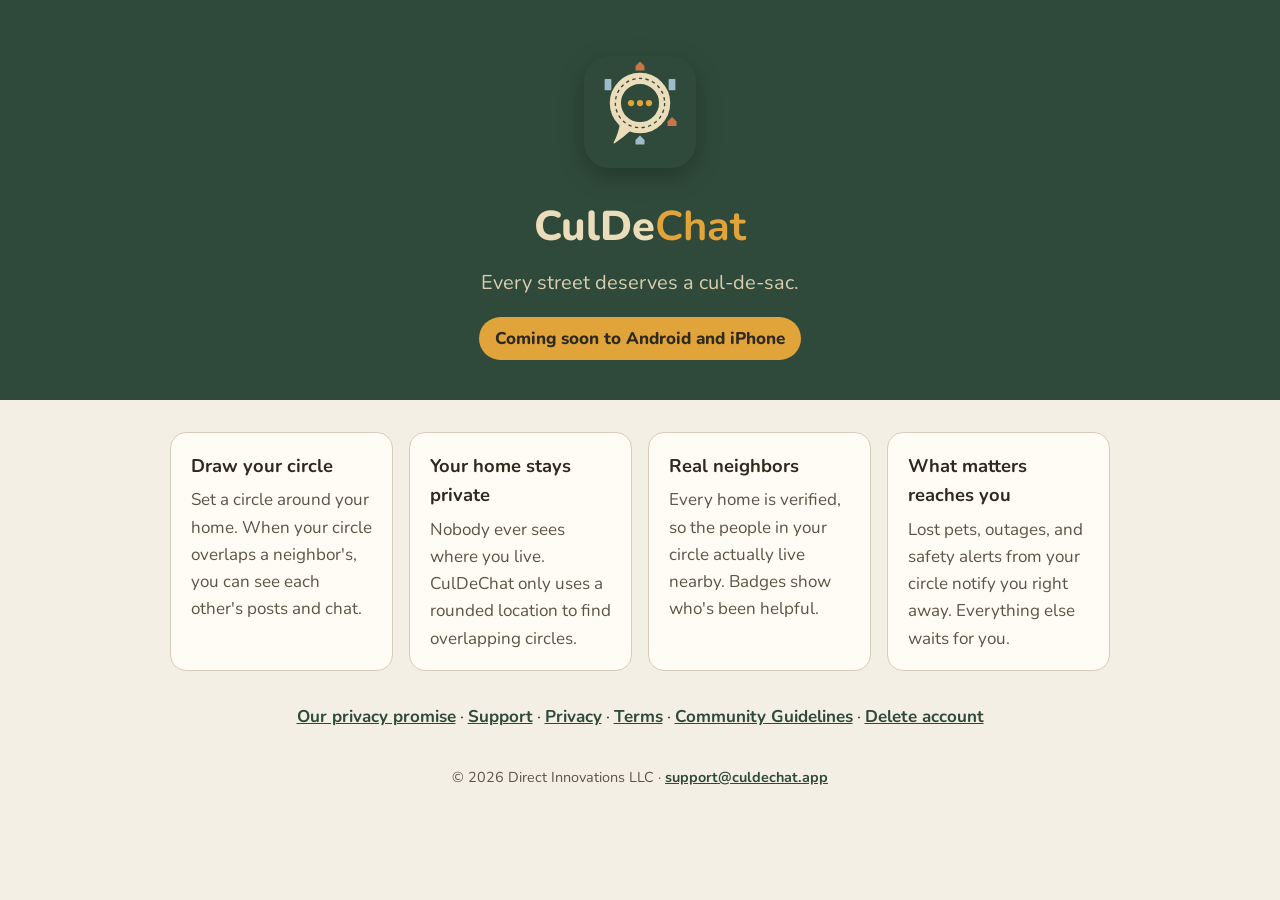
<file: index.html>
<!doctype html>
<html lang="en">
<head>
<meta charset="utf-8">
<meta name="viewport" content="width=device-width, initial-scale=1">
<title>CulDeChat · Every street deserves a cul-de-sac</title>
<meta name="description" content="CulDeChat connects you with the people who live near you, without ever showing anyone where you live.">
<link rel="icon" href="icon.svg" type="image/svg+xml">
<link rel="preconnect" href="https://fonts.googleapis.com">
<link rel="preconnect" href="https://fonts.gstatic.com" crossorigin>
<link href="https://fonts.googleapis.com/css2?family=Nunito:wght@400;600;700;800&display=swap" rel="stylesheet">
<link rel="stylesheet" href="style.css">
</head>
<body>
<section class="hero">
  <img src="icon.svg" alt="CulDeChat app icon">
  <h1>CulDe<b>Chat</b></h1>
  <p class="tag">Every street deserves a cul-de-sac.</p>
  <span class="soon">Coming soon to Android and iPhone</span>
</section>

<section class="features">
  <div class="feature">
    <h2>Draw your circle</h2>
    <p>Set a circle around your home. When your circle overlaps a neighbor's, you can see each other's posts and chat.</p>
  </div>
  <div class="feature">
    <h2>Your home stays private</h2>
    <p>Nobody ever sees where you live. CulDeChat only uses a rounded location to find overlapping circles.</p>
  </div>
  <div class="feature">
    <h2>Real neighbors</h2>
    <p>Every home is verified, so the people in your circle actually live nearby. Badges show who's been helpful.</p>
  </div>
  <div class="feature">
    <h2>What matters reaches you</h2>
    <p>Lost pets, outages, and safety alerts from your circle notify you right away. Everything else waits for you.</p>
  </div>
</section>

<p class="links"><a href="promise.html">Our privacy promise</a> · <a href="support.html">Support</a> · <a href="privacy.html">Privacy</a> · <a href="terms.html">Terms</a> · <a href="guidelines.html">Community Guidelines</a> · <a href="delete-account.html">Delete account</a></p>

<footer>
  <p>© 2026 Direct Innovations LLC · <a href="mailto:support@culdechat.app">support@culdechat.app</a></p>
</footer>
</body>
</html>
</file>
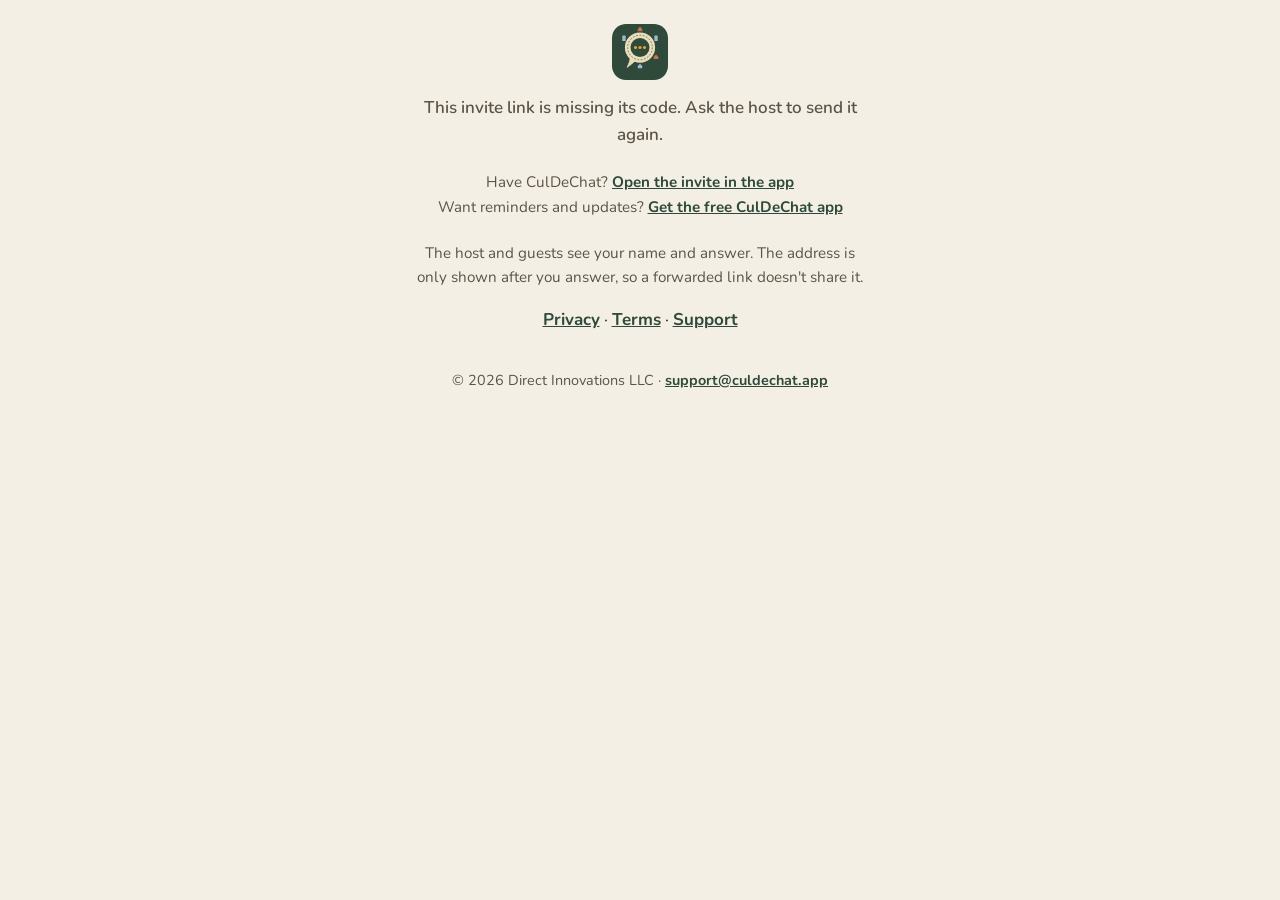
<file: e/index.html>
<!doctype html>
<html lang="en">
<head>
<meta charset="utf-8">
<meta name="viewport" content="width=device-width, initial-scale=1">
<meta name="robots" content="noindex, nofollow">
<meta name="referrer" content="no-referrer">
<title>You're invited · CulDeChat</title>
<meta name="description" content="An invitation sent with CulDeChat. Answer Going, Maybe or Can't go.">
<link rel="icon" href="/icon.svg" type="image/svg+xml">
<link rel="preconnect" href="https://fonts.googleapis.com">
<link rel="preconnect" href="https://fonts.gstatic.com" crossorigin>
<link href="https://fonts.googleapis.com/css2?family=Nunito:wght@400;600;700;800&display=swap" rel="stylesheet">
<link rel="stylesheet" href="/style.css">
<style>
  .inv { max-width: 480px; margin: 0 auto; padding: 24px 16px 8px; }
  .logo { display: block; width: 56px; height: 56px; margin: 0 auto; border-radius: 14px; }
  .from { margin: 14px 0 0; text-align: center; color: var(--muted); font-weight: 600; }
  .title { margin: 2px 0 0; text-align: center; font-size: 1.7rem; font-weight: 800; line-height: 1.2; overflow-wrap: anywhere; }
  .when { margin: 6px 0 0; text-align: center; font-weight: 700; }
  .where { margin: 4px 0 0; text-align: center; color: var(--muted); overflow-wrap: anywhere; }
  .where a { font-weight: 700; }
  .details { margin: 12px 0 0; text-align: center; white-space: pre-line; overflow-wrap: anywhere; }
  .whole { margin: 8px 0 0; font-size: .85rem; color: var(--muted); }
  .card { margin: 18px 0 0; padding: 16px; border-radius: 16px; background: var(--card); border: 1px solid var(--line); }
  .card h2 { margin: 0 0 10px; font-size: 1.1rem; }
  .answers { display: grid; grid-template-columns: repeat(3, 1fr); gap: 8px; }
  .answers button {
    height: 46px; border-radius: 23px; border: 1.5px solid var(--line); background: transparent;
    color: var(--bark); font: inherit; font-weight: 800; cursor: pointer;
  }
  .answers button[aria-pressed="true"] { background: var(--pine); border-color: var(--pine); color: var(--wheat); }
  label { display: block; margin: 12px 0 4px; font-weight: 700; font-size: .95rem; }
  input, select {
    width: 100%; box-sizing: border-box; height: 46px; padding: 0 12px; border-radius: 12px;
    border: 1.5px solid var(--line); background: var(--paper); color: var(--bark); font: inherit;
  }
  .hint { margin: 4px 0 0; font-size: .85rem; color: var(--muted); }
  .send {
    width: 100%; height: 50px; margin-top: 16px; border: 0; border-radius: 25px; cursor: pointer;
    background: var(--pine); color: var(--wheat); font: inherit; font-weight: 800; font-size: 1.05rem;
  }
  .send[disabled] { opacity: .6; cursor: default; }
  .msg { margin: 10px 0 0; font-weight: 700; }
  .msg.err { color: var(--clay); }
  .coming { margin: 16px 0 0; text-align: center; color: var(--muted); overflow-wrap: anywhere; }
  .banner { margin: 18px 0 0; padding: 14px; border-radius: 14px; text-align: center; font-weight: 800;
            background: var(--wheat); color: var(--bark); }
  .app { margin: 22px 0 0; text-align: center; font-size: .95rem; color: var(--muted); }
  .hidden { display: none; }
</style>
</head>
<body>
<main class="inv">
  <img class="logo" src="/icon.svg" alt="CulDeChat">
  <p class="from" id="from">Loading the invite…</p>
  <h1 class="title" id="title"></h1>
  <p class="when" id="when"></p>
  <p class="where" id="where"></p>
  <p class="details hidden" id="details"></p>

  <p class="banner hidden" id="banner"></p>

  <section class="card hidden" id="form">
    <h2>Will you be there?</h2>
    <div class="answers" role="group" aria-label="Your answer">
      <button type="button" data-a="going" aria-pressed="false">✓ Going</button>
      <button type="button" data-a="maybe" aria-pressed="false">Maybe</button>
      <button type="button" data-a="no" aria-pressed="false">Can't go</button>
    </div>
    <label for="name">Your name</label>
    <input id="name" maxlength="40" autocomplete="name" placeholder="So the host knows who's coming">
    <div id="extraBox" class="hidden">
      <label for="extra">Bringing anyone?</label>
      <select id="extra">
        <option value="0">Just me</option>
        <option value="1">+1</option><option value="2">+2</option><option value="3">+3</option>
        <option value="4">+4</option><option value="5">+5</option><option value="6">+6</option>
        <option value="7">+7</option><option value="8">+8</option><option value="9">+9</option>
      </select>
    </div>
    <label for="email">Email for a reminder (optional)</label>
    <input id="email" type="email" maxlength="120" autocomplete="email" placeholder="you@example.com">
    <p class="hint">Only used to remind you and tell you if the time or place changes. Leave it blank to stop emails.</p>
    <button class="send" id="send" type="button">Send my answer</button>
    <p class="msg" id="msg" role="status" aria-live="polite"></p>
    <p class="whole hidden" id="whole">One answer for the whole event, all days.</p>
  </section>

  <p class="coming hidden" id="coming"></p>

  <p class="app">Have CulDeChat? <a id="openApp" href="#">Open the invite in the app</a><br>
    Want reminders and updates? <a href="/get.html">Get the free CulDeChat app</a></p>
  <p class="app">The host and guests see your name and answer. The address is only shown after you answer, so a forwarded link doesn't share it.</p>
</main>

<p class="links"><a href="/privacy.html">Privacy</a> · <a href="/terms.html">Terms</a> · <a href="/support.html">Support</a></p>
<footer>
  <p>© 2026 Direct Innovations LLC · <a href="mailto:support@culdechat.app">support@culdechat.app</a></p>
</footer>

<script>
(function () {
  'use strict';
  // Event invites (plan 1.30). The link looks like culdechat.app/e/#K7Q4M2PX.
  // The code is the key to the invite. Your answer gets a private token,
  // kept in this browser (and in the link inside your emails), so you can
  // change it later. The token is removed from the address bar, so copying
  // or forwarding the page link never shares your answer or the address.
  var API = 'https://lrzbxkskbpqajianurir.supabase.co/rest/v1/rpc/';
  var KEY = 'sb_publishable_wZlm-qctT77iDOoeQ9ABEQ_ec3RqslJ';
  var $ = function (id) { return document.getElementById(id); };

  var parts = (location.hash || '').replace(/^#/, '').split('/');
  var code = (parts[0] || '').toUpperCase().replace(/[^A-Z0-9]/g, '');
  var store = 'cdc-invite-' + code;
  var token = null;
  try { token = localStorage.getItem(store); } catch (e) {}
  if (parts[1] && /^[a-f0-9]{40,80}$/.test(parts[1])) {
    token = parts[1];
    try { localStorage.setItem(store, token); } catch (e) {}
  }
  if (parts.length > 1 && history.replaceState) history.replaceState(null, '', location.pathname + '#' + code);
  function appLink() { $('openApp').href = 'culdechat://e/' + code + (token ? '/' + token : ''); }
  appLink();

  var answer = null;

  function call(name, args) {
    return fetch(API + name, {
      method: 'POST',
      headers: { 'apikey': KEY, 'Content-Type': 'application/json' },
      body: JSON.stringify(args)
    }).then(function (r) {
      return r.json().then(function (j) {
        if (!r.ok) throw new Error((j && j.message) || 'Something went wrong. Try again.');
        return j;
      });
    });
  }

  function when(at, end, lastDay) {
    var a = new Date(at), e = end ? new Date(end) : null;
    var day = { weekday: 'short', month: 'short', day: 'numeric' };
    var time = { hour: 'numeric', minute: '2-digit' };
    // Several days, same hours each day (Nov 21): "Thu, Dec 24 – Sat, Dec 26 · 4:00 PM – 9:00 PM each day".
    if (lastDay) {
      var p = String(lastDay).split('-');
      var l = new Date(+p[0], +p[1] - 1, +p[2]);
      return '📅 ' + a.toLocaleDateString(undefined, day) + ' – ' + l.toLocaleDateString(undefined, day) +
        ' · ' + a.toLocaleTimeString(undefined, time) +
        (e ? ' – ' + e.toLocaleTimeString(undefined, time) : '') + ' each day';
    }
    var s = a.toLocaleDateString(undefined, day) + ' · ' + a.toLocaleTimeString(undefined, time);
    if (e) {
      s += (e.toDateString() === a.toDateString())
        ? ' – ' + e.toLocaleTimeString(undefined, time)
        : ' – ' + e.toLocaleDateString(undefined, day) + ' ' + e.toLocaleTimeString(undefined, time);
    }
    return '📅 ' + s;
  }

  function pick(a) {
    answer = a;
    var btns = document.querySelectorAll('.answers button');
    for (var i = 0; i < btns.length; i++) btns[i].setAttribute('aria-pressed', String(btns[i].getAttribute('data-a') === a));
    $('extraBox').classList.toggle('hidden', a !== 'going' && a !== 'maybe');
  }

  function show(v) {
    document.title = v.title + ' · CulDeChat';
    // A personal link: "Hi Grandma Jo 👋" with the name already filled in.
    $('from').textContent = (v.my_name && !v.my_answer ? 'Hi ' + v.my_name + ' 👋 · ' : '') +
      (v.host_name || 'Someone') + ' invited you to';
    $('title').textContent = v.title;
    $('when').textContent = when(v.at, v.end, v.last_day);
    $('details').textContent = v.details || '';
    $('details').classList.toggle('hidden', !v.details);
    $('whole').classList.toggle('hidden', !v.last_day);
    var where = $('where');
    where.textContent = '';
    if (v.address) {
      where.appendChild(document.createTextNode('📍 ' + (v.place ? v.place + ', ' : '') + v.address + ' · '));
      var a = document.createElement('a');
      var q = (v.lat != null && v.lng != null) ? v.lat + ',' + v.lng : v.address;
      a.href = 'https://www.google.com/maps/search/?api=1&query=' + encodeURIComponent(q);
      a.target = '_blank'; a.rel = 'noopener';
      a.textContent = 'Open in Maps';
      where.appendChild(a);
    } else {
      where.textContent = '📍 ' + (v.place ? v.place + ' · ' : '') + 'Address shows after you answer';
    }

    var banner = $('banner');
    var closed = v.canceled || v.over;
    banner.classList.toggle('hidden', !closed);
    if (v.canceled) banner.textContent = 'The host canceled this event.';
    else if (v.over) banner.textContent = 'This event is over.';
    $('form').classList.toggle('hidden', closed);

    if (v.my_answer) {
      pick(v.my_answer);
      $('send').textContent = 'Update my answer';
    }
    if (v.my_name && !$('name').value) $('name').value = v.my_name;
    if (v.my_email != null && !$('email').value) $('email').value = v.my_email;
    $('extra').value = String(v.my_extra || 0);

    var names = (v.coming || []).filter(function (c) { return c.answer === 'going'; })
      .map(function (c) { return c.name + (c.extra ? ' +' + c.extra : ''); });
    var maybes = (v.coming || []).filter(function (c) { return c.answer === 'maybe'; }).length;
    var coming = $('coming');
    coming.classList.toggle('hidden', !names.length && !maybes);
    coming.textContent = (names.length ? 'Coming: ' + names.join(', ') : '') +
      (maybes ? (names.length ? ' · ' : '') + maybes + ' maybe' : '');
  }

  function fail(msg) {
    $('from').textContent = msg;
    $('form').classList.add('hidden');
  }

  var btns = document.querySelectorAll('.answers button');
  for (var i = 0; i < btns.length; i++) {
    btns[i].addEventListener('click', function () { pick(this.getAttribute('data-a')); });
  }

  $('send').addEventListener('click', function () {
    var msg = $('msg');
    msg.className = 'msg';
    if (!answer) { msg.className = 'msg err'; msg.textContent = 'Pick Going, Maybe or Can\'t go.'; return; }
    if (!$('name').value.trim()) { msg.className = 'msg err'; msg.textContent = 'Add your name so the host knows who\'s coming.'; $('name').focus(); return; }
    var btn = this;
    btn.disabled = true;
    msg.textContent = 'Sending…';
    call('web_answer_invite', {
      p_code: code, p_token: token, p_answer: answer, p_name: $('name').value,
      p_email: $('email').value, p_extra: parseInt($('extra').value, 10) || 0
    }).then(function (v) {
      if (v.token) {
        token = v.token;
        try { localStorage.setItem(store, token); } catch (e) {}
        appLink();
      }
      show(v);
      msg.textContent = answer === 'going' ? 'Thanks! The host knows you\'re coming.'
        : answer === 'maybe' ? 'Thanks! The host knows you might come.'
        : 'Thanks for letting the host know.';
    }).catch(function (e) {
      msg.className = 'msg err';
      msg.textContent = e.message;
    }).then(function () { btn.disabled = false; });
  });

  if (!code) { fail('This invite link is missing its code. Ask the host to send it again.'); return; }
  call('web_invite', { p_code: code, p_token: token })
    .then(show)
    .catch(function (e) { fail(e.message); });
})();
</script>
</body>
</html>
</file>
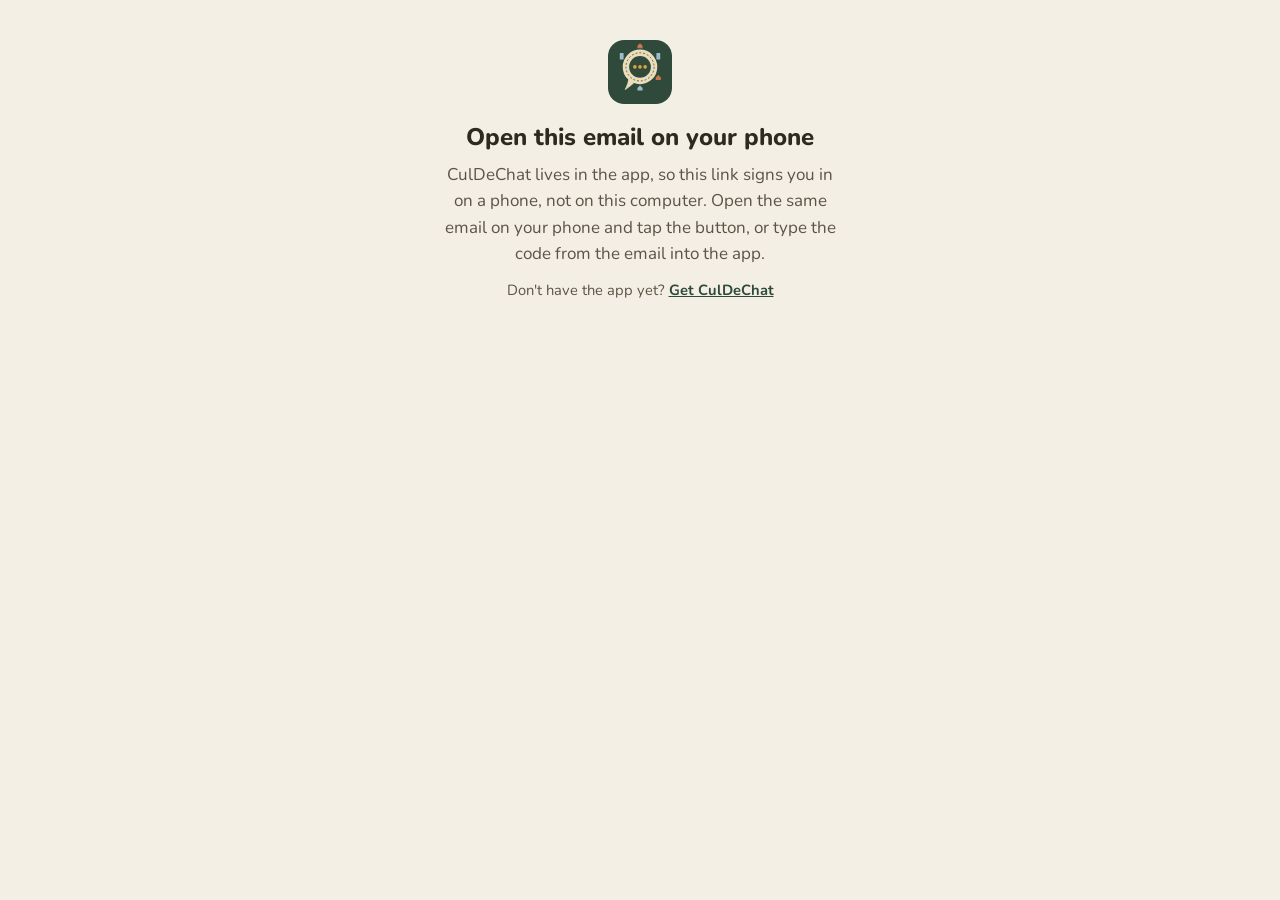
<file: in/index.html>
<!doctype html>
<html lang="en">
<head>
<meta charset="utf-8">
<meta name="viewport" content="width=device-width, initial-scale=1">
<meta name="robots" content="noindex, nofollow">
<meta name="referrer" content="no-referrer">
<title>Sign in · CulDeChat</title>
<link rel="icon" href="/icon.svg" type="image/svg+xml">
<link rel="preconnect" href="https://fonts.googleapis.com">
<link rel="preconnect" href="https://fonts.gstatic.com" crossorigin>
<link href="https://fonts.googleapis.com/css2?family=Nunito:wght@400;600;700;800&display=swap" rel="stylesheet">
<link rel="stylesheet" href="/style.css">
<style>
  .box { max-width: 440px; margin: 0 auto; padding: 40px 18px 24px; text-align: center; }
  .logo { display: block; width: 64px; height: 64px; margin: 0 auto 18px; border-radius: 16px; }
  h1 { margin: 0 0 10px; font-size: 1.5rem; font-weight: 800; line-height: 1.25; }
  p { margin: 0 0 12px; color: var(--muted); line-height: 1.55; }
  .open {
    display: block; margin: 20px 0 10px; padding: 15px; border-radius: 26px; text-decoration: none;
    background: var(--pine); color: var(--wheat); font-weight: 800; font-size: 1.05rem;
  }
  .small { font-size: .92rem; }
  .hidden { display: none; }
</style>
</head>
<body>
<!-- One-tap sign-in (CulDeChat plan 2.3b, Nov 27, 2026). The sign-in email's
     button comes here with ?code=… from Supabase. On a phone this opens the
     app (culdechat://in?c=…), which finishes signing in. The code only works
     on the phone that asked for the email, so a forwarded email can't sign
     anyone else in. On a computer nothing is signed in: the page says to
     open the email on a phone. -->
<main class="box">
  <img class="logo" src="/icon.svg" alt="CulDeChat">

  <section id="phone" class="hidden">
    <h1>Opening CulDeChat…</h1>
    <p>If the app didn't open, tap the button.</p>
    <a class="open" id="open" href="#">Open CulDeChat</a>
    <p class="small">Don't have the app yet? <a href="/get.html">Get CulDeChat</a></p>
  </section>

  <section id="computer" class="hidden">
    <h1>Open this email on your phone</h1>
    <p>CulDeChat lives in the app, so this link signs you in on a phone, not on this computer.
       Open the same email on your phone and tap the button, or type the code from the email into the app.</p>
    <p class="small">Don't have the app yet? <a href="/get.html">Get CulDeChat</a></p>
  </section>

  <section id="expired" class="hidden">
    <h1>This sign-in link has expired</h1>
    <p>Links work once and for one hour. Open CulDeChat and type the code from your newest email,
       or ask for a new email.</p>
    <p class="small">Don't have the app yet? <a href="/get.html">Get CulDeChat</a></p>
  </section>
</main>
<script>
(function () {
  var q = new URLSearchParams(location.search);
  var h = new URLSearchParams(location.hash.replace(/^#/, ''));
  var code = q.get('code');
  var failed = q.get('error') || h.get('error');
  // Keep the code out of the address bar and history.
  if (code || failed) history.replaceState(null, '', location.pathname);
  var ua = navigator.userAgent || '';
  var android = /Android/i.test(ua);
  var phone = android || /iPhone|iPad|iPod/i.test(ua) ||
              (navigator.platform === 'MacIntel' && navigator.maxTouchPoints > 1);
  function show(id) { document.getElementById(id).classList.remove('hidden'); }
  if (failed) { show('expired'); return; }
  if (!code || !/^[A-Za-z0-9._~-]{8,200}$/.test(code)) { show(phone ? 'expired' : 'computer'); return; }
  if (!phone) { show('computer'); return; }
  var app = 'culdechat://in?c=' + encodeURIComponent(code);
  var link = android
    ? 'intent://in?c=' + encodeURIComponent(code) + '#Intent;scheme=culdechat;package=app.culdechat;end'
    : app;
  document.getElementById('open').href = link;
  show('phone');
  setTimeout(function () { location.href = link; }, 50);
})();
</script>
</body>
</html>
</file>
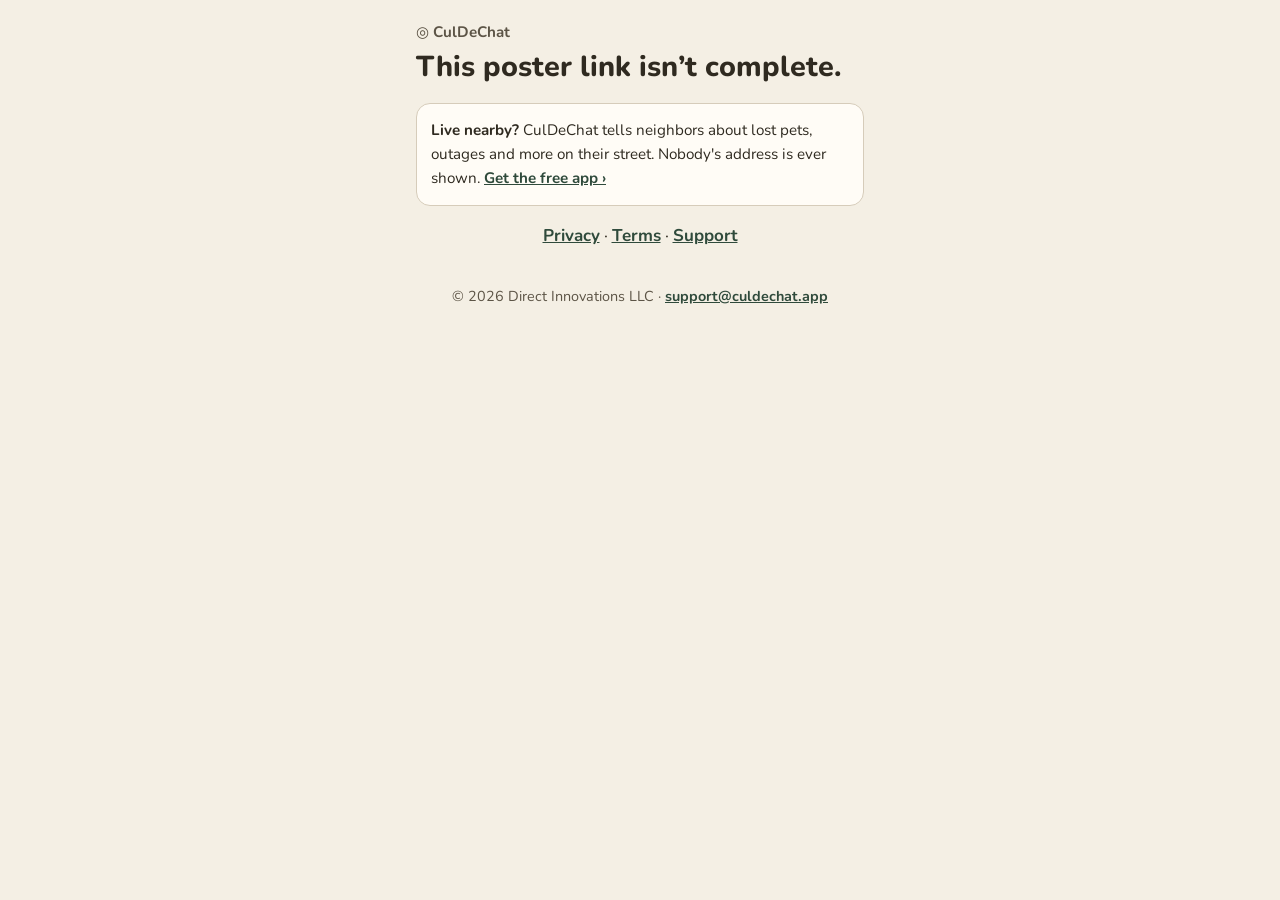
<file: lost/index.html>
<!doctype html>
<html lang="en">
<head>
<meta charset="utf-8">
<meta name="viewport" content="width=device-width, initial-scale=1">
<meta name="robots" content="noindex, nofollow">
<meta name="referrer" content="no-referrer">
<title>Lost pet · CulDeChat</title>
<meta name="description" content="A lost pet poster made with CulDeChat. Seen this pet? Tell the family where.">
<link rel="icon" href="/icon.svg" type="image/svg+xml">
<link rel="preconnect" href="https://fonts.googleapis.com">
<link rel="preconnect" href="https://fonts.gstatic.com" crossorigin>
<link href="https://fonts.googleapis.com/css2?family=Nunito:wght@400;600;700;800&display=swap" rel="stylesheet">
<link rel="stylesheet" href="/style.css">
<style>
  .lost { max-width: 480px; margin: 0 auto; padding: 20px 16px 8px; }
  .brand { margin: 0; color: var(--muted); font-weight: 700; font-size: .95rem; }
  .title { margin: 6px 0 0; font-size: 1.8rem; font-weight: 800; line-height: 1.2; overflow-wrap: anywhere; }
  .photo { display: block; width: 100%; max-height: 360px; object-fit: cover; margin: 12px 0 0; border-radius: 14px; }
  .details { margin: 12px 0 0; overflow-wrap: anywhere; }
  .seen { margin: 6px 0 0; color: var(--clay); font-weight: 700; }
  .extra { margin: 8px 0 0; font-weight: 800; }
  .found { margin: 16px 0 0; padding: 16px; border-radius: 14px; text-align: center; font-weight: 800; font-size: 1.15rem;
           background: #E3F0E7; color: #1F5A37; }
  .card { margin: 16px 0 0; padding: 16px; border-radius: 16px; background: var(--card); border: 1px solid var(--line); }
  .card h2 { margin: 0 0 6px; font-size: 1.15rem; }
  .big, .send {
    width: 100%; height: 50px; border: 0; border-radius: 25px; cursor: pointer;
    background: var(--pine); color: var(--wheat); font: inherit; font-weight: 800; font-size: 1.05rem;
  }
  .send[disabled] { opacity: .6; cursor: default; }
  .loc { width: 100%; height: 46px; margin-top: 6px; border-radius: 23px; border: 1.5px solid var(--line);
         background: transparent; color: var(--bark); font: inherit; font-weight: 800; cursor: pointer; }
  .loc[aria-pressed="true"] { background: #E3F0E7; border-color: #2F7A4B; color: #1F5A37; }
  label { display: block; margin: 14px 0 4px; font-weight: 700; font-size: .95rem; }
  input, select {
    width: 100%; box-sizing: border-box; height: 46px; padding: 0 12px; border-radius: 12px;
    border: 1.5px solid var(--line); background: var(--paper); color: var(--bark); font: inherit;
  }
  .hint { margin: 6px 0 0; font-size: .85rem; color: var(--muted); }
  .send { margin-top: 16px; }
  .msg { margin: 10px 0 0; font-weight: 700; }
  .msg.err { color: var(--clay); }
  .app { margin: 18px 0 0; padding: 14px; border-radius: 14px; background: var(--card); border: 1px solid var(--line); font-size: .95rem; }
  .hidden { display: none; }
</style>
</head>
<body>
<main class="lost">
  <p class="brand">◎ CulDeChat</p>
  <h1 class="title" id="title">Loading…</h1>
  <img class="photo hidden" id="photo" alt="">
  <p class="details hidden" id="details"></p>
  <p class="seen hidden" id="seen"></p>
  <p class="extra hidden" id="extra"></p>
  <p class="found hidden" id="found"></p>

  <section class="hidden" id="saw">
    <button class="big" id="open" type="button" style="margin-top:16px">👁 I saw this pet</button>
    <p class="hint" style="text-align:center">No account needed. The family hears right away.</p>
    <div class="card hidden" id="form">
      <h2 id="formTitle">Where did you see them?</h2>
      <button class="loc" id="loc" type="button" aria-pressed="false">📍 Use where I am now</button>
      <p class="hint" id="locHint">Only the spot goes to the family, nothing about you.</p>
      <label for="where">Or say where</label>
      <input id="where" maxlength="160" placeholder="Corner of Logwood Ct, by the pool…">
      <label for="when">When?</label>
      <select id="when">
        <option value="0">Just now</option>
        <option value="15">About 15 min ago</option>
        <option value="30">About 30 min ago</option>
        <option value="60">About an hour ago</option>
        <option value="120">A couple of hours ago</option>
      </select>
      <button class="send" id="send" type="button">Send to the family</button>
      <p class="msg" id="msg" role="status" aria-live="polite"></p>
    </div>
  </section>

  <div class="app"><b>Live nearby?</b> CulDeChat tells neighbors about lost pets, outages and more on their street.
    Nobody's address is ever shown. <a href="/get.html">Get the free app ›</a></div>
</main>

<p class="links"><a href="/privacy.html">Privacy</a> · <a href="/terms.html">Terms</a> · <a href="/support.html">Support</a></p>
<footer>
  <p>© 2026 Direct Innovations LLC · <a href="mailto:support@culdechat.app">support@culdechat.app</a></p>
</footer>

<script>
(function () {
  'use strict';
  // Lost pet poster (Nov 24). The link looks like culdechat.app/lost/#520fce6410eb.
  // The page shows only what the owner put on the poster: never an address.
  var API = 'https://lrzbxkskbpqajianurir.supabase.co/rest/v1/rpc/';
  var KEY = 'sb_publishable_wZlm-qctT77iDOoeQ9ABEQ_ec3RqslJ';
  var PHOTOS = 'https://lrzbxkskbpqajianurir.supabase.co/storage/v1/object/public/pet-posters/';
  var $ = function (id) { return document.getElementById(id); };
  var token = (location.hash || '').replace(/^#/, '').toLowerCase().replace(/[^a-f0-9]/g, '');
  var spot = null, name = '';

  function call(fn, args) {
    return fetch(API + fn, {
      method: 'POST',
      headers: { 'apikey': KEY, 'Content-Type': 'application/json' },
      body: JSON.stringify(args)
    }).then(function (r) {
      // A sighting saves with an empty reply (204): only read JSON when
      // there is some (Safari fails on an empty body, Nov 24).
      return r.text().then(function (t) {
        var j = null;
        try { j = t ? JSON.parse(t) : null; } catch (e) { j = null; }
        if (!r.ok) throw new Error((j && j.message) || 'Something went wrong. Try again.');
        return j;
      });
    });
  }

  function ago(at) {
    var m = Math.max(0, Math.round((Date.now() - new Date(at).getTime()) / 60000));
    if (m < 2) return 'just now';
    if (m < 60) return m + ' min ago';
    var h = Math.round(m / 60);
    if (h < 24) return h + (h === 1 ? ' hour ago' : ' hours ago');
    return new Date(at).toLocaleDateString(undefined, { weekday: 'short', month: 'short', day: 'numeric' });
  }

  function show(v) {
    name = (v.pet_name || '').trim();
    var kind = (v.headline || 'LOST PET').replace('LOST ', '').toLowerCase();
    var title = 'Lost ' + kind + (name ? ': ' + name : '');
    document.title = title + ' · CulDeChat';
    $('title').textContent = v.found ? (name || 'This ' + kind) + ' is home 🎉' : title;
    if (v.photo) {
      $('photo').src = PHOTOS + token + '.jpg?v=' + v.version;
      $('photo').alt = 'Photo of ' + (name || 'the lost ' + kind);
      $('photo').classList.remove('hidden');
    }
    if (v.details) { $('details').textContent = v.details; $('details').classList.remove('hidden'); }
    if (v.found) {
      $('found').textContent = 'Found! Thanks to everyone who looked. 💛';
      $('found').classList.remove('hidden');
      return;
    }
    $('seen').textContent = 'Still missing · last seen ' + (v.last_label ? v.last_label + ', ' : '') + ago(v.last_seen);
    $('seen').classList.remove('hidden');
    var extra = [];
    if (v.reward) extra.push('Reward offered');
    if (v.phone) extra.push('Call or text ' + v.phone);
    if (extra.length) { $('extra').textContent = extra.join(' · '); $('extra').classList.remove('hidden'); }
    $('open').textContent = '👁 I saw ' + (name || 'this ' + kind);
    $('formTitle').textContent = 'Where did you see ' + (name || 'them') + '?';
    $('saw').classList.remove('hidden');
  }

  $('open').addEventListener('click', function () {
    $('form').classList.remove('hidden');
    $('open').classList.add('hidden');
  });

  $('loc').addEventListener('click', function () {
    if (!navigator.geolocation) { $('locHint').textContent = 'Your browser can’t share a location. Say where instead.'; return; }
    $('locHint').textContent = 'Finding you…';
    navigator.geolocation.getCurrentPosition(function (p) {
      spot = { lat: p.coords.latitude, lng: p.coords.longitude };
      $('loc').setAttribute('aria-pressed', 'true');
      $('loc').textContent = '✓ Location added';
      $('locHint').textContent = 'Only the spot goes to the family, nothing about you.';
    }, function () {
      $('locHint').textContent = 'Couldn’t get your location. Say where instead.';
    }, { enableHighAccuracy: true, timeout: 15000, maximumAge: 60000 });
  });

  $('send').addEventListener('click', function () {
    var where = $('where').value.trim();
    var msg = $('msg');
    msg.className = 'msg';
    if (!spot && !where) { msg.className = 'msg err'; msg.textContent = 'Add your location or say where.'; return; }
    $('send').disabled = true;
    msg.textContent = 'Sending…';
    call('web_poster_sighting', {
      p_token: token, p_lat: spot ? spot.lat : null, p_lng: spot ? spot.lng : null,
      p_minutes_ago: parseInt($('when').value, 10), p_note: where
    }).then(function () {
      msg.textContent = 'Thank you! ' + (name || 'Their') + (name ? '’s' : '') + ' family just got your sighting. 🙏';
      $('loc').disabled = true; $('where').disabled = true; $('when').disabled = true;
    }).catch(function (e) {
      msg.className = 'msg err'; msg.textContent = e.message; $('send').disabled = false;
    });
  });

  if (!/^[a-f0-9]{8,32}$/.test(token)) {
    $('title').textContent = 'This poster link isn’t complete.';
    return;
  }
  call('web_pet_poster', { p_token: token }).then(show).catch(function (e) {
    $('title').textContent = e.message;
  });
})();
</script>
</body>
</html>
</file>
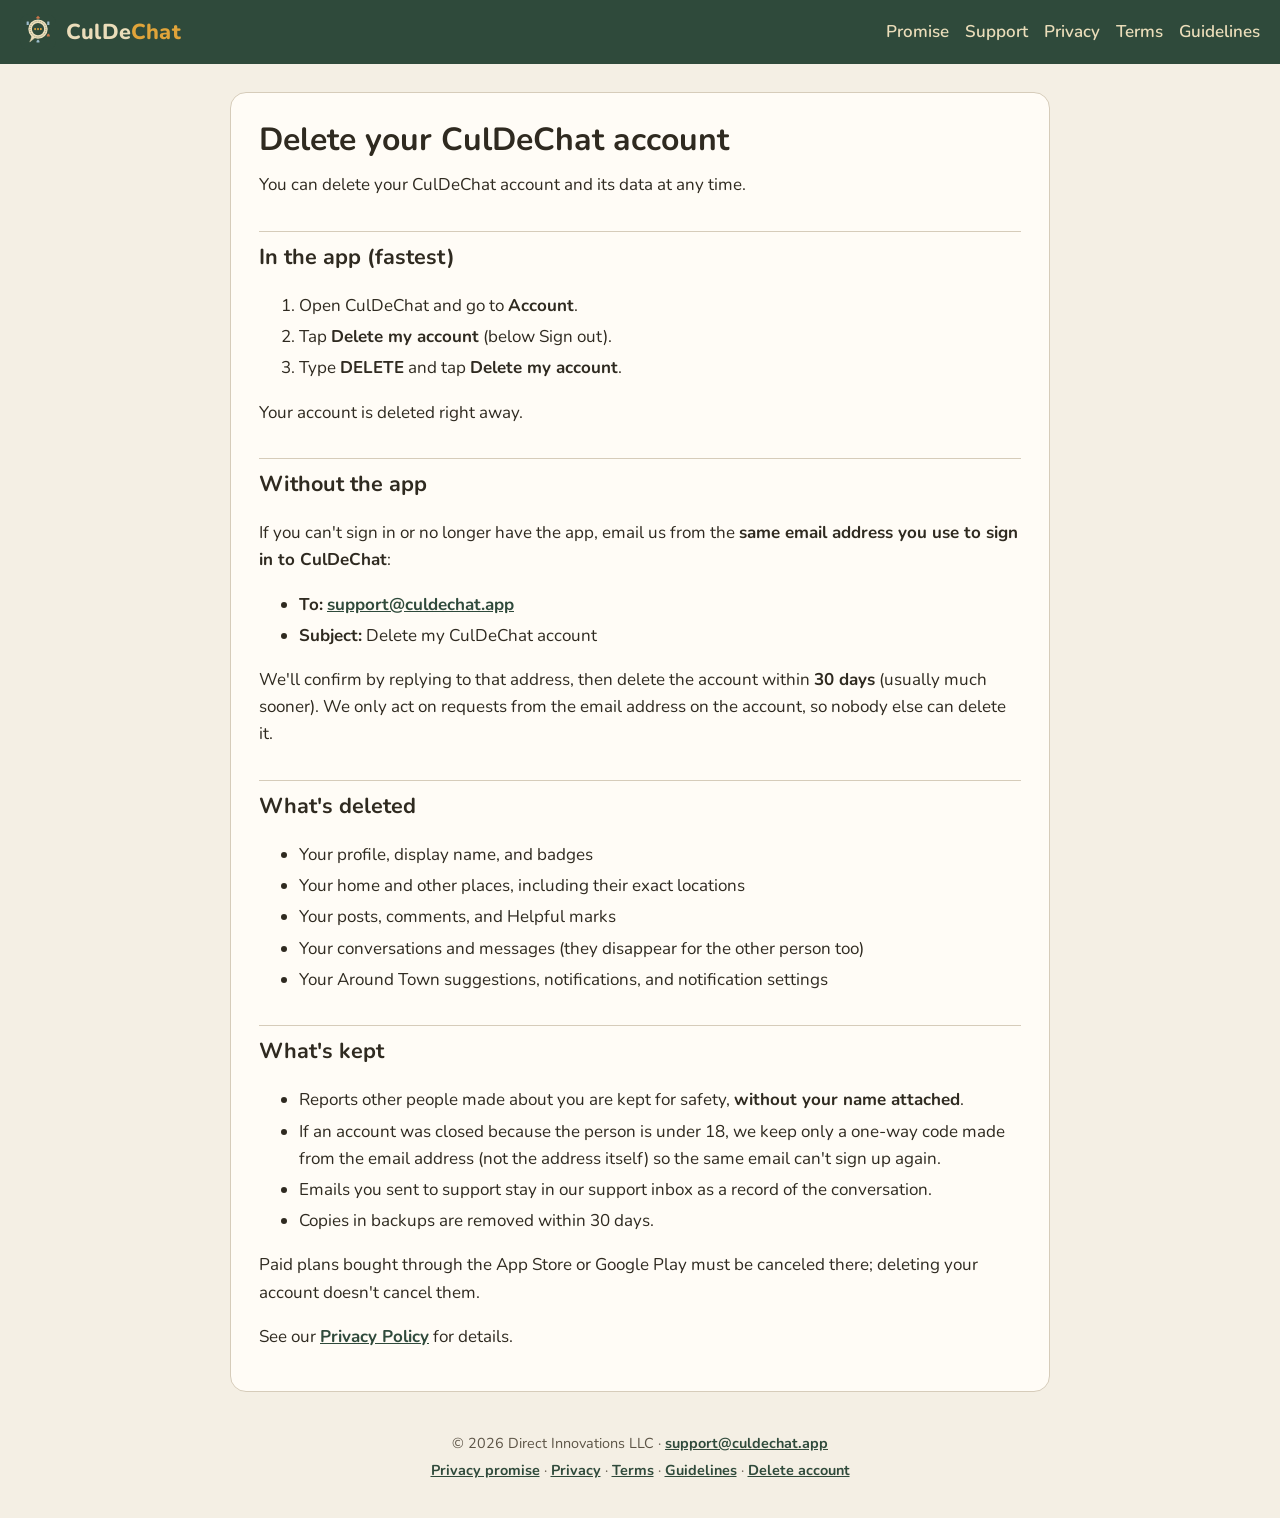
<file: delete-account.html>
<!doctype html>
<html lang="en">
<head>
<meta charset="utf-8">
<meta name="viewport" content="width=device-width, initial-scale=1">
<title>Delete your account · CulDeChat</title>
<meta name="description" content="How to delete your CulDeChat account and data, in the app or by email.">
<link rel="icon" href="icon.svg" type="image/svg+xml">
<link rel="preconnect" href="https://fonts.googleapis.com">
<link rel="preconnect" href="https://fonts.gstatic.com" crossorigin>
<link href="https://fonts.googleapis.com/css2?family=Nunito:wght@400;600;700;800&display=swap" rel="stylesheet">
<link rel="stylesheet" href="style.css">
</head>
<body>
<header class="top">
  <a class="brand" href="./"><img src="icon.svg" alt="" width="36" height="36"><span>CulDe<b>Chat</b></span></a>
  <nav><a href="promise.html">Promise</a><a href="support.html">Support</a><a href="privacy.html">Privacy</a><a href="terms.html">Terms</a><a href="guidelines.html">Guidelines</a></nav>
</header>
<main class="doc">
<h1>Delete your CulDeChat account</h1>
<p>You can delete your CulDeChat account and its data at any time.</p>
<h2>In the app (fastest)</h2>
<ol>
<li>Open CulDeChat and go to <strong>Account</strong>.</li>
<li>Tap <strong>Delete my account</strong> (below Sign out).</li>
<li>Type <strong>DELETE</strong> and tap <strong>Delete my account</strong>.</li>
</ol>
<p>Your account is deleted right away.</p>
<h2>Without the app</h2>
<p>If you can't sign in or no longer have the app, email us from the <strong>same email address you use to sign in to CulDeChat</strong>:</p>
<ul>
<li><strong>To:</strong> <a href="mailto:support@culdechat.app?subject=Delete%20my%20CulDeChat%20account">support@culdechat.app</a></li>
<li><strong>Subject:</strong> Delete my CulDeChat account</li>
</ul>
<p>We'll confirm by replying to that address, then delete the account within <strong>30 days</strong> (usually much sooner). We only act on requests from the email address on the account, so nobody else can delete it.</p>
<h2>What's deleted</h2>
<ul>
<li>Your profile, display name, and badges</li>
<li>Your home and other places, including their exact locations</li>
<li>Your posts, comments, and Helpful marks</li>
<li>Your conversations and messages (they disappear for the other person too)</li>
<li>Your Around Town suggestions, notifications, and notification settings</li>
</ul>
<h2>What's kept</h2>
<ul>
<li>Reports other people made about you are kept for safety, <strong>without your name attached</strong>.</li>
<li>If an account was closed because the person is under 18, we keep only a one-way code made from the email address (not the address itself) so the same email can't sign up again.</li>
<li>Emails you sent to support stay in our support inbox as a record of the conversation.</li>
<li>Copies in backups are removed within 30 days.</li>
</ul>
<p>Paid plans bought through the App Store or Google Play must be canceled there; deleting your account doesn't cancel them.</p>
<p>See our <a href="privacy.html">Privacy Policy</a> for details.</p>
</main>
<footer>
  <p>© 2026 Direct Innovations LLC · <a href="mailto:support@culdechat.app">support@culdechat.app</a></p>
  <p><a href="promise.html">Privacy promise</a> · <a href="privacy.html">Privacy</a> · <a href="terms.html">Terms</a> · <a href="guidelines.html">Guidelines</a> · <a href="delete-account.html">Delete account</a></p>
</footer>
</body>
</html>
</file>
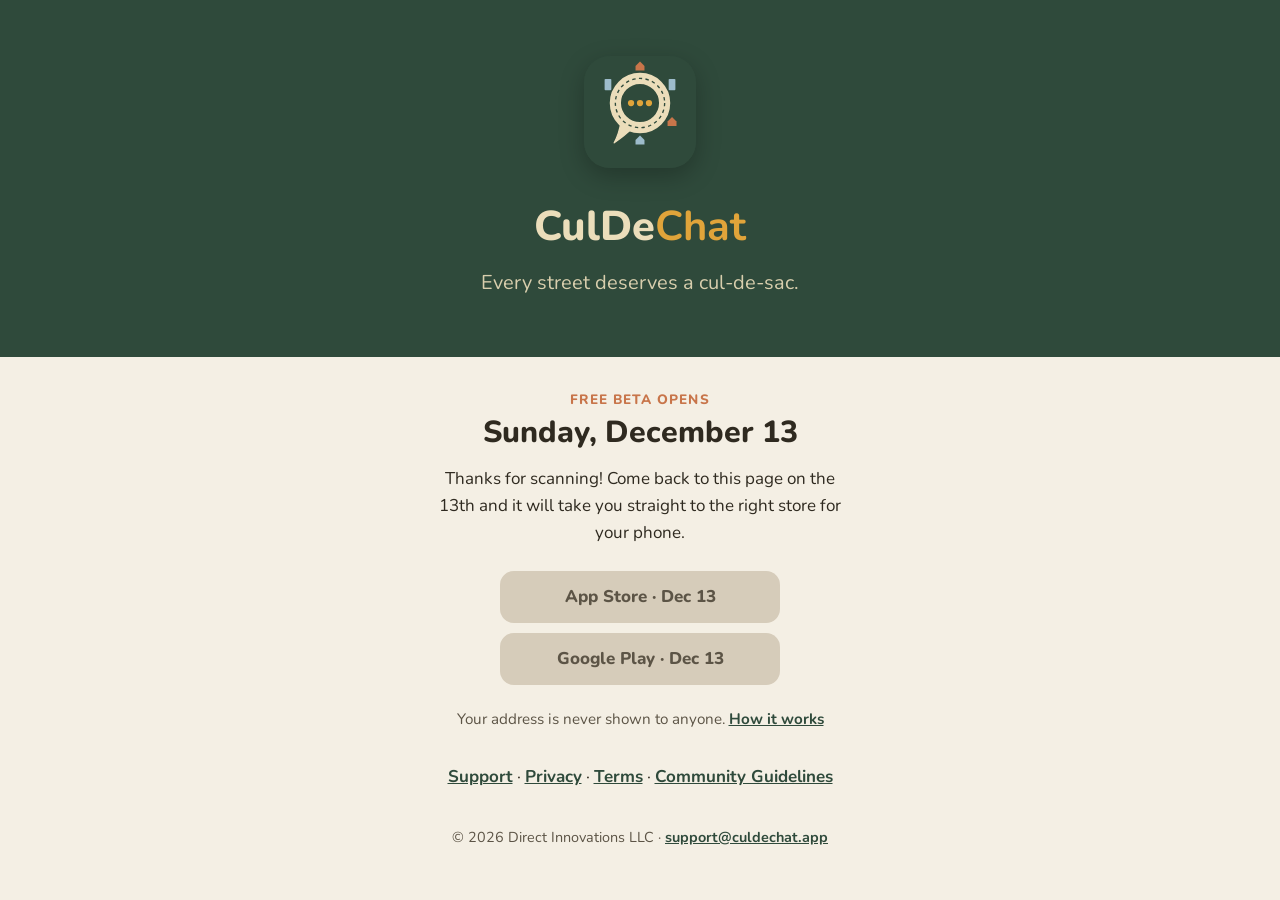
<file: get.html>
<!doctype html>
<html lang="en">
<head>
<meta charset="utf-8">
<meta name="viewport" content="width=device-width, initial-scale=1">
<title>Get CulDeChat</title>
<meta name="description" content="Get CulDeChat for iPhone or Android. The free neighborhood beta opens Sunday, December 13.">
<link rel="icon" href="/icon.svg" type="image/svg+xml">
<link rel="preconnect" href="https://fonts.googleapis.com">
<link rel="preconnect" href="https://fonts.gstatic.com" crossorigin>
<link href="https://fonts.googleapis.com/css2?family=Nunito:wght@400;600;700;800&display=swap" rel="stylesheet">
<link rel="stylesheet" href="/style.css">
<style>
  .get { max-width: 460px; margin: 0 auto; padding: 32px 20px 24px; text-align: center; }
  .get .kicker { margin: 0; font-size: .85rem; font-weight: 800; letter-spacing: .08em; color: var(--clay); }
  .get .date { margin: 4px 0 0; font-size: 1.9rem; font-weight: 800; line-height: 1.2; }
  .get .lead { margin: 14px 0 0; }
  .stores { display: flex; flex-direction: column; gap: 10px; margin: 24px auto 0; max-width: 280px; }
  .store {
    display: flex; align-items: center; justify-content: center; height: 52px;
    border-radius: 14px; font-weight: 800; text-decoration: none;
    background: var(--pine); color: var(--wheat);
  }
  .store:hover { color: #fff; }
  .store.off { background: var(--line); color: var(--muted); pointer-events: none; }
  .get .small { margin: 22px 0 0; font-size: .95rem; color: var(--muted); }
</style>
</head>
<body>
<section class="hero">
  <img src="/icon.svg" alt="CulDeChat app icon">
  <h1>CulDe<b>Chat</b></h1>
  <p class="tag">Every street deserves a cul-de-sac.</p>
</section>

<main class="get">
  <p class="kicker" id="kicker">FREE BETA OPENS</p>
  <p class="date" id="date">Sunday, December 13</p>
  <p class="lead" id="lead">Thanks for scanning! Come back to this page on the 13th and it will take you straight to the right store for your phone.</p>
  <div class="stores">
    <a class="store off" id="ios" href="#">App Store · Dec 13</a>
    <a class="store off" id="android" href="#">Google Play · Dec 13</a>
  </div>
  <p class="small">Your address is never shown to anyone. <a href="/">How it works</a></p>
</main>

<p class="links"><a href="/support.html">Support</a> · <a href="/privacy.html">Privacy</a> · <a href="/terms.html">Terms</a> · <a href="/guidelines.html">Community Guidelines</a></p>
<footer>
  <p>© 2026 Direct Innovations LLC · <a href="mailto:support@culdechat.app">support@culdechat.app</a></p>
</footer>

<script>
  // The flyer's QR code points here and never changes. When the beta opens,
  // paste the two store links below; the page then sends each phone to its
  // store and shows both buttons for everyone else (computers, tablets).
  // Nothing is collected or stored.
  var IOS_LINK = '';      // TestFlight public link (later the App Store link)
  var ANDROID_LINK = '';  // Google Play link

  (function () {
    if (!IOS_LINK && !ANDROID_LINK) return;
    document.getElementById('kicker').textContent = 'FREE BETA';
    document.getElementById('date').textContent = 'Get CulDeChat';
    document.getElementById('lead').textContent =
      'Choose your phone below. It takes about a minute to set up.';
    var ios = document.getElementById('ios');
    var android = document.getElementById('android');
    if (IOS_LINK) { ios.href = IOS_LINK; ios.textContent = 'Get it on iPhone'; ios.className = 'store'; }
    if (ANDROID_LINK) { android.href = ANDROID_LINK; android.textContent = 'Get it on Android'; android.className = 'store'; }
    var ua = navigator.userAgent || '';
    var isIOS = /iPhone|iPad|iPod/.test(ua) || (/Macintosh/.test(ua) && navigator.maxTouchPoints > 1);
    var isAndroid = /Android/.test(ua);
    if (isIOS && IOS_LINK) window.location.replace(IOS_LINK);
    else if (isAndroid && ANDROID_LINK) window.location.replace(ANDROID_LINK);
  })();
</script>
</body>
</html>
</file>
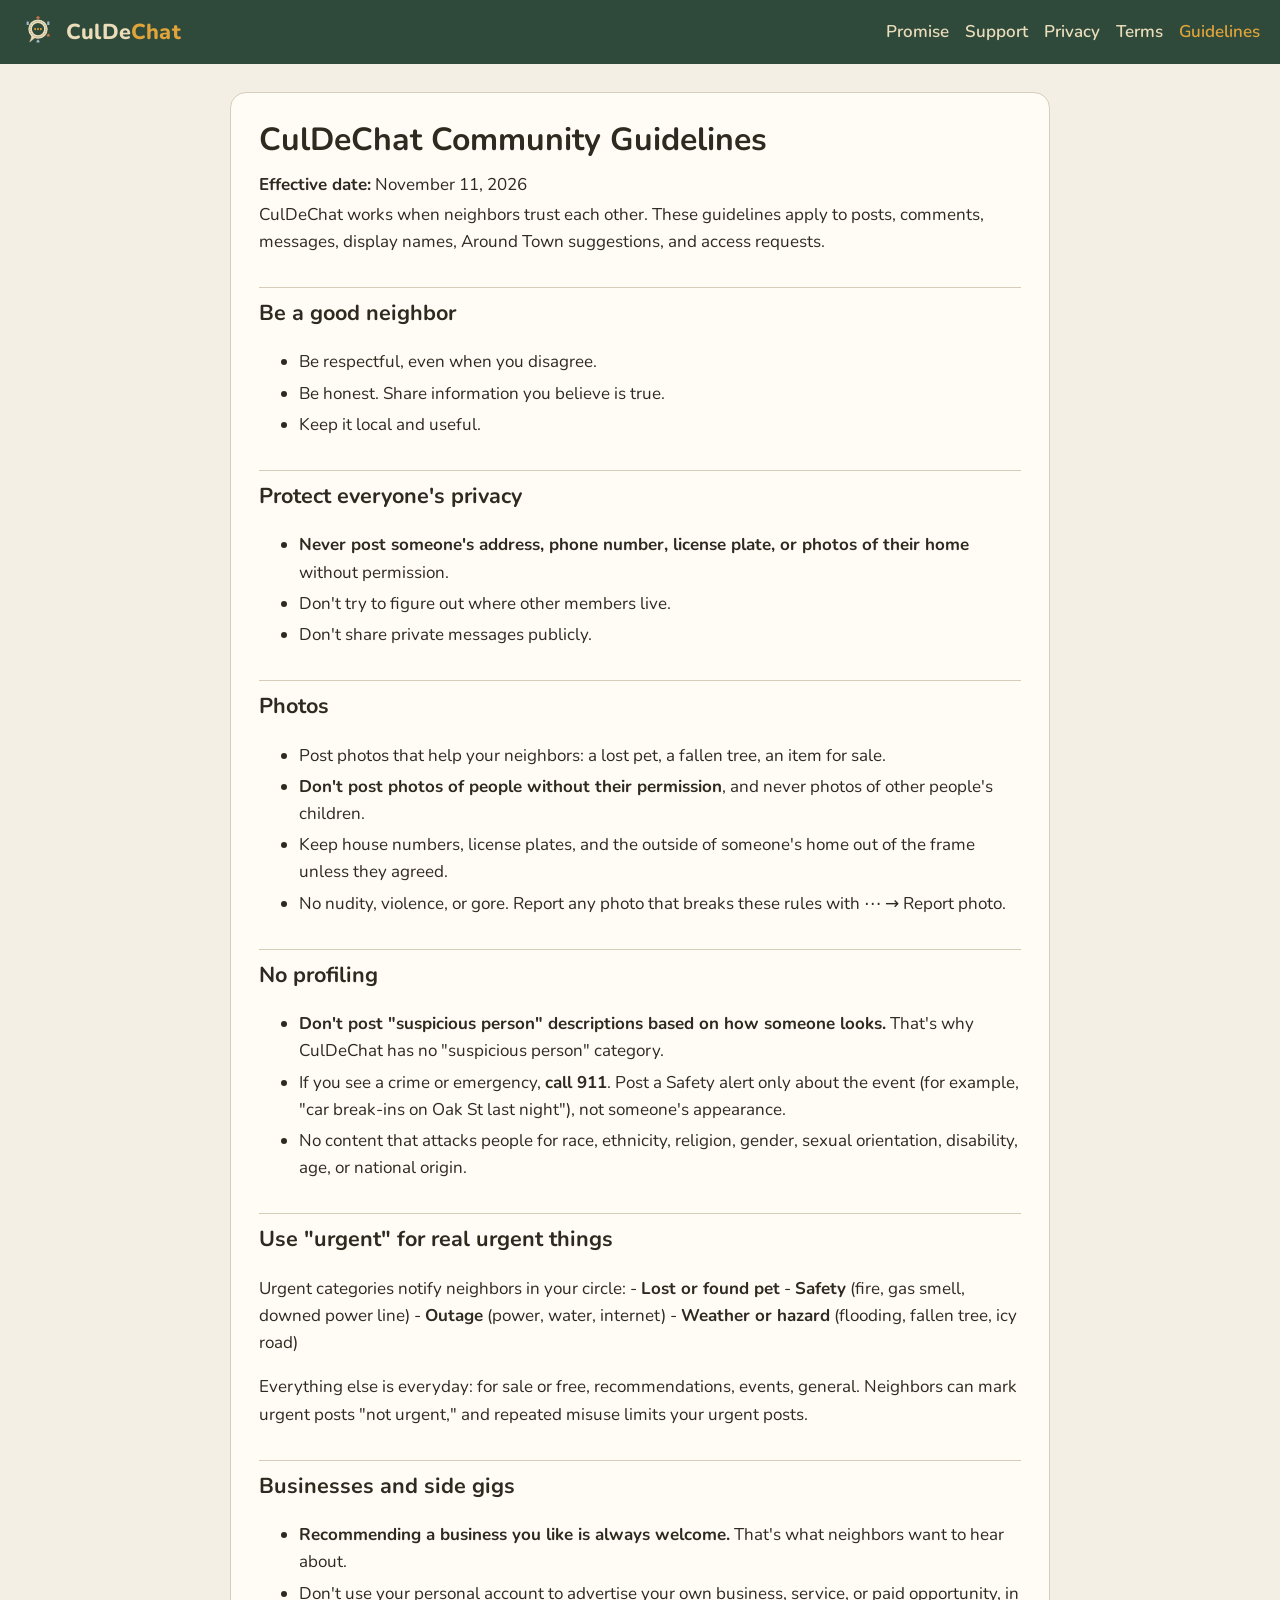
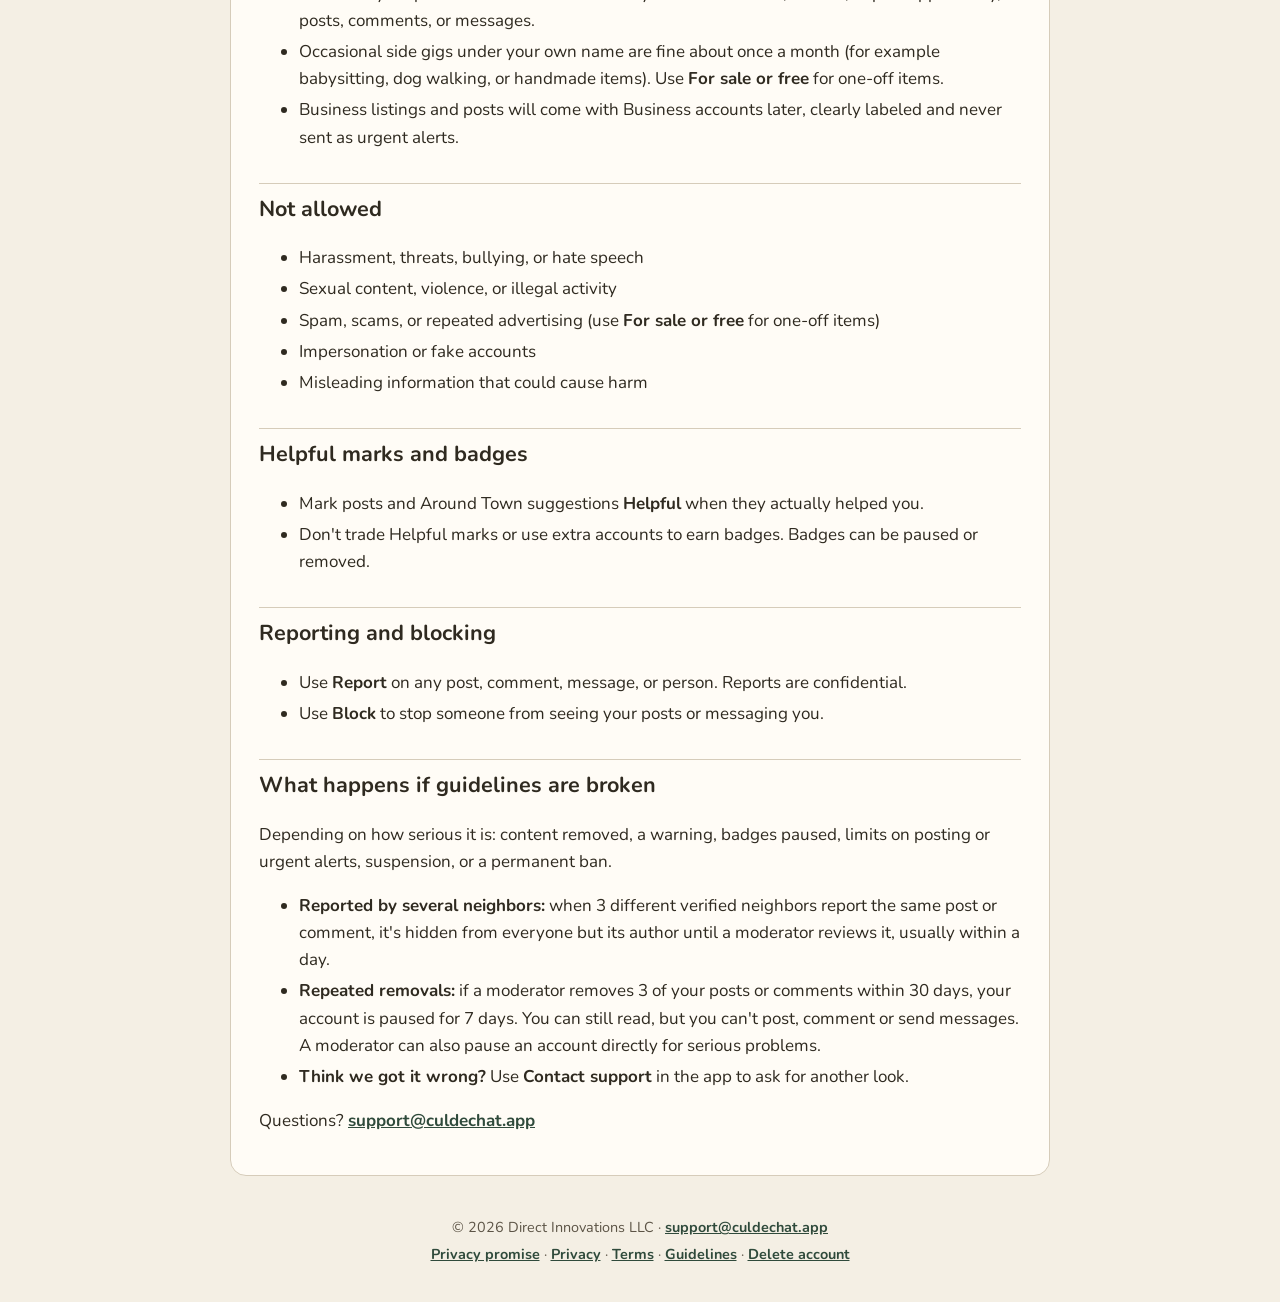
<file: guidelines.html>
<!doctype html>
<html lang="en">
<head>
<meta charset="utf-8">
<meta name="viewport" content="width=device-width, initial-scale=1">
<title>Community Guidelines · CulDeChat</title>
<meta name="description" content="How to be a good neighbor on CulDeChat: respect, privacy, no profiling, and urgent posts.">
<link rel="icon" href="icon.svg" type="image/svg+xml">
<link rel="preconnect" href="https://fonts.googleapis.com">
<link rel="preconnect" href="https://fonts.gstatic.com" crossorigin>
<link href="https://fonts.googleapis.com/css2?family=Nunito:wght@400;600;700;800&display=swap" rel="stylesheet">
<link rel="stylesheet" href="style.css">
</head>
<body>
<header class="top">
  <a class="brand" href="./"><img src="icon.svg" alt="" width="36" height="36"><span>CulDe<b>Chat</b></span></a>
  <nav><a href="promise.html">Promise</a><a href="support.html">Support</a><a href="privacy.html">Privacy</a><a href="terms.html">Terms</a><a href="guidelines.html" aria-current="page">Guidelines</a></nav>
</header>
<main class="doc">
<h1>CulDeChat Community Guidelines</h1>
<p><strong>Effective date:</strong> November 11, 2026</p>
<p>CulDeChat works when neighbors trust each other. These guidelines apply to posts, comments, messages, display names, Around Town suggestions, and access requests.</p>
<h2>Be a good neighbor</h2>
<ul>
<li>Be respectful, even when you disagree.</li>
<li>Be honest. Share information you believe is true.</li>
<li>Keep it local and useful.</li>
</ul>
<h2>Protect everyone's privacy</h2>
<ul>
<li><strong>Never post someone's address, phone number, license plate, or photos of their home</strong> without permission.</li>
<li>Don't try to figure out where other members live.</li>
<li>Don't share private messages publicly.</li>
</ul>
<h2>Photos</h2>
<ul>
<li>Post photos that help your neighbors: a lost pet, a fallen tree, an item for sale.</li>
<li><strong>Don't post photos of people without their permission</strong>, and never photos of other people's children.</li>
<li>Keep house numbers, license plates, and the outside of someone's home out of the frame unless they agreed.</li>
<li>No nudity, violence, or gore. Report any photo that breaks these rules with ⋯ → Report photo.</li>
</ul>
<h2>No profiling</h2>
<ul>
<li><strong>Don't post "suspicious person" descriptions based on how someone looks.</strong> That's why CulDeChat has no "suspicious person" category.</li>
<li>If you see a crime or emergency, <strong>call 911</strong>. Post a Safety alert only about the event (for example, "car break-ins on Oak St last night"), not someone's appearance.</li>
<li>No content that attacks people for race, ethnicity, religion, gender, sexual orientation, disability, age, or national origin.</li>
</ul>
<h2>Use "urgent" for real urgent things</h2>
<p>Urgent categories notify neighbors in your circle:
- <strong>Lost or found pet</strong>
- <strong>Safety</strong> (fire, gas smell, downed power line)
- <strong>Outage</strong> (power, water, internet)
- <strong>Weather or hazard</strong> (flooding, fallen tree, icy road)</p>
<p>Everything else is everyday: for sale or free, recommendations, events, general. Neighbors can mark urgent posts "not urgent," and repeated misuse limits your urgent posts.</p>
<h2>Businesses and side gigs</h2>
<ul>
<li><strong>Recommending a business you like is always welcome.</strong> That's what neighbors want to hear about.</li>
<li>Don't use your personal account to advertise your own business, service, or paid opportunity, in posts, comments, or messages.</li>
<li>Occasional side gigs under your own name are fine about once a month (for example babysitting, dog walking, or handmade items). Use <strong>For sale or free</strong> for one-off items.</li>
<li>Business listings and posts will come with Business accounts later, clearly labeled and never sent as urgent alerts.</li>
</ul>
<h2>Not allowed</h2>
<ul>
<li>Harassment, threats, bullying, or hate speech</li>
<li>Sexual content, violence, or illegal activity</li>
<li>Spam, scams, or repeated advertising (use <strong>For sale or free</strong> for one-off items)</li>
<li>Impersonation or fake accounts</li>
<li>Misleading information that could cause harm</li>
</ul>
<h2>Helpful marks and badges</h2>
<ul>
<li>Mark posts and Around Town suggestions <strong>Helpful</strong> when they actually helped you.</li>
<li>Don't trade Helpful marks or use extra accounts to earn badges. Badges can be paused or removed.</li>
</ul>
<h2>Reporting and blocking</h2>
<ul>
<li>Use <strong>Report</strong> on any post, comment, message, or person. Reports are confidential.</li>
<li>Use <strong>Block</strong> to stop someone from seeing your posts or messaging you.</li>
</ul>
<h2>What happens if guidelines are broken</h2>
<p>Depending on how serious it is: content removed, a warning, badges paused, limits on posting or urgent alerts, suspension, or a permanent ban.</p>
<ul>
<li><strong>Reported by several neighbors:</strong> when 3 different verified neighbors report the same post or comment, it's hidden from everyone but its author until a moderator reviews it, usually within a day.</li>
<li><strong>Repeated removals:</strong> if a moderator removes 3 of your posts or comments within 30 days, your account is paused for 7 days. You can still read, but you can't post, comment or send messages. A moderator can also pause an account directly for serious problems.</li>
<li><strong>Think we got it wrong?</strong> Use <strong>Contact support</strong> in the app to ask for another look.</li>
</ul>
<p>Questions? <a href="mailto:support@culdechat.app">support@culdechat.app</a></p>
</main>
<footer>
  <p>© 2026 Direct Innovations LLC · <a href="mailto:support@culdechat.app">support@culdechat.app</a></p>
  <p><a href="promise.html">Privacy promise</a> · <a href="privacy.html">Privacy</a> · <a href="terms.html">Terms</a> · <a href="guidelines.html">Guidelines</a> · <a href="delete-account.html">Delete account</a></p>
</footer>
</body>
</html>
</file>
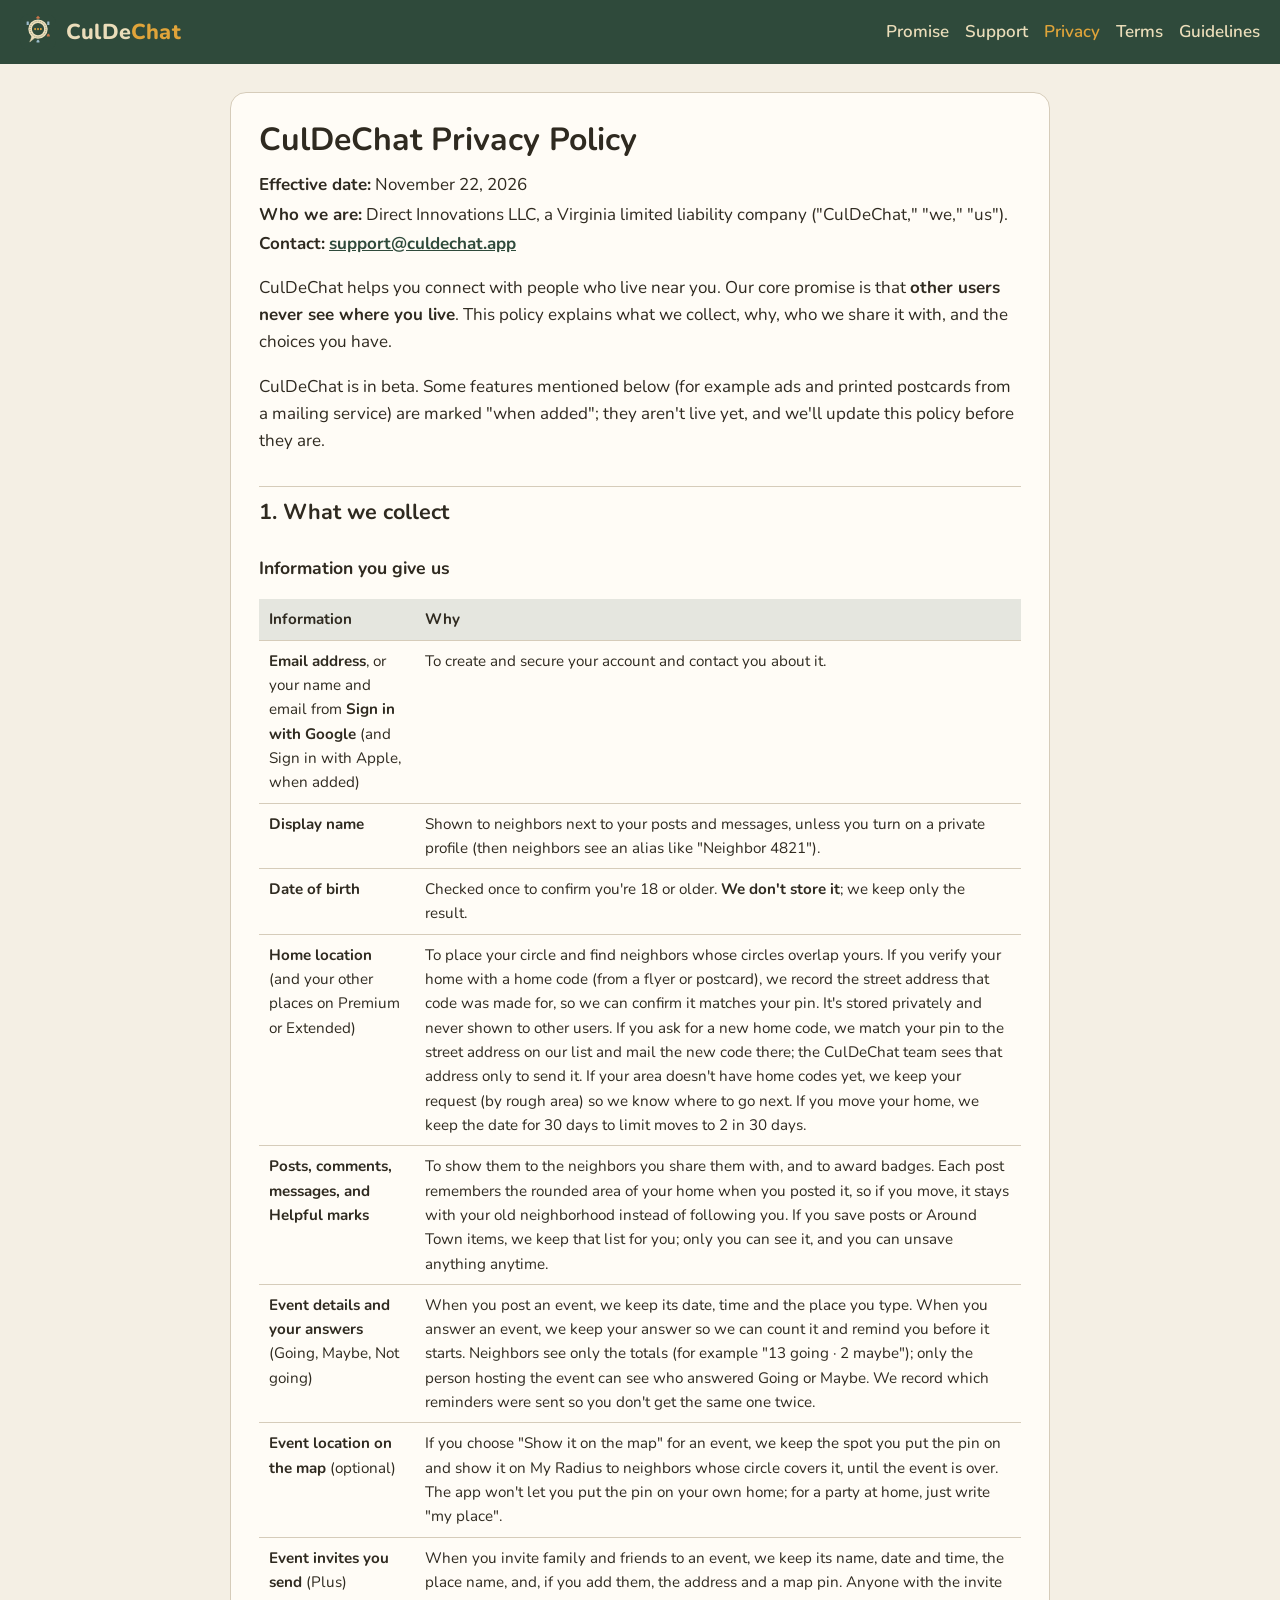
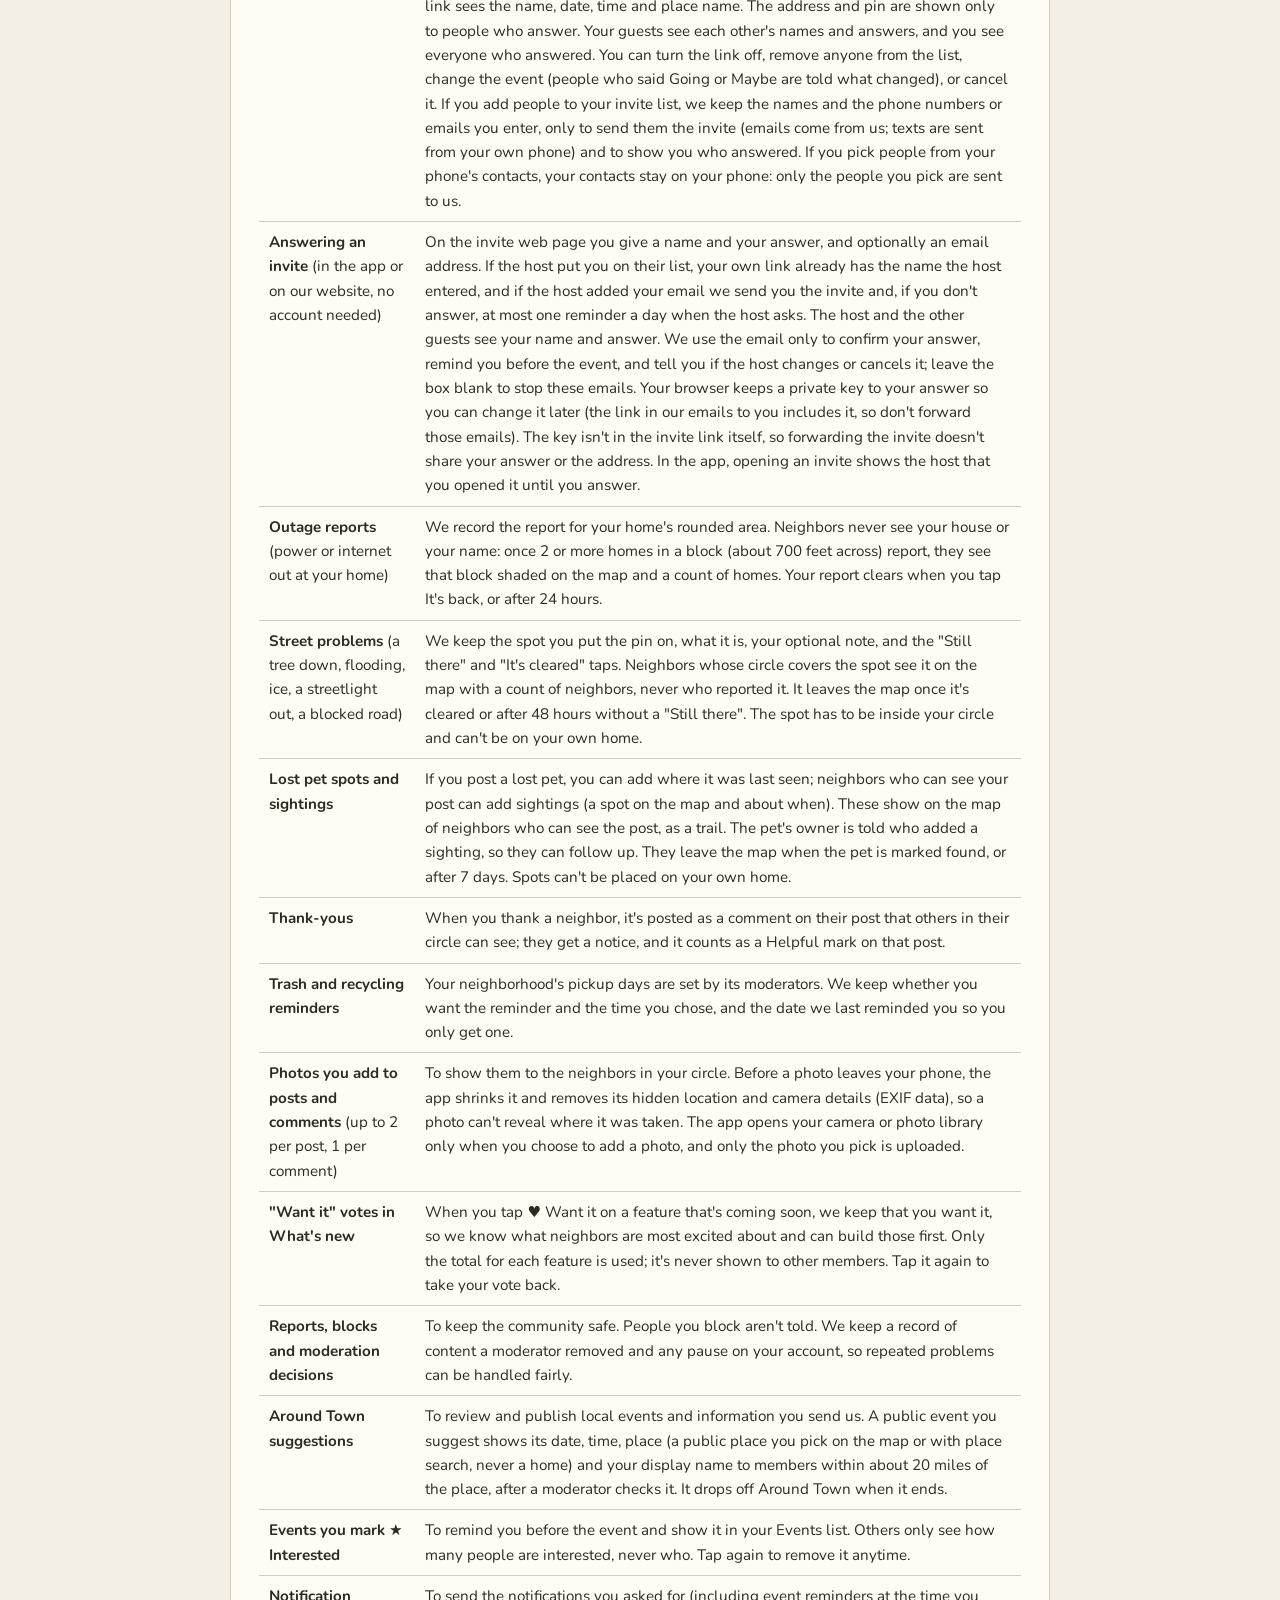
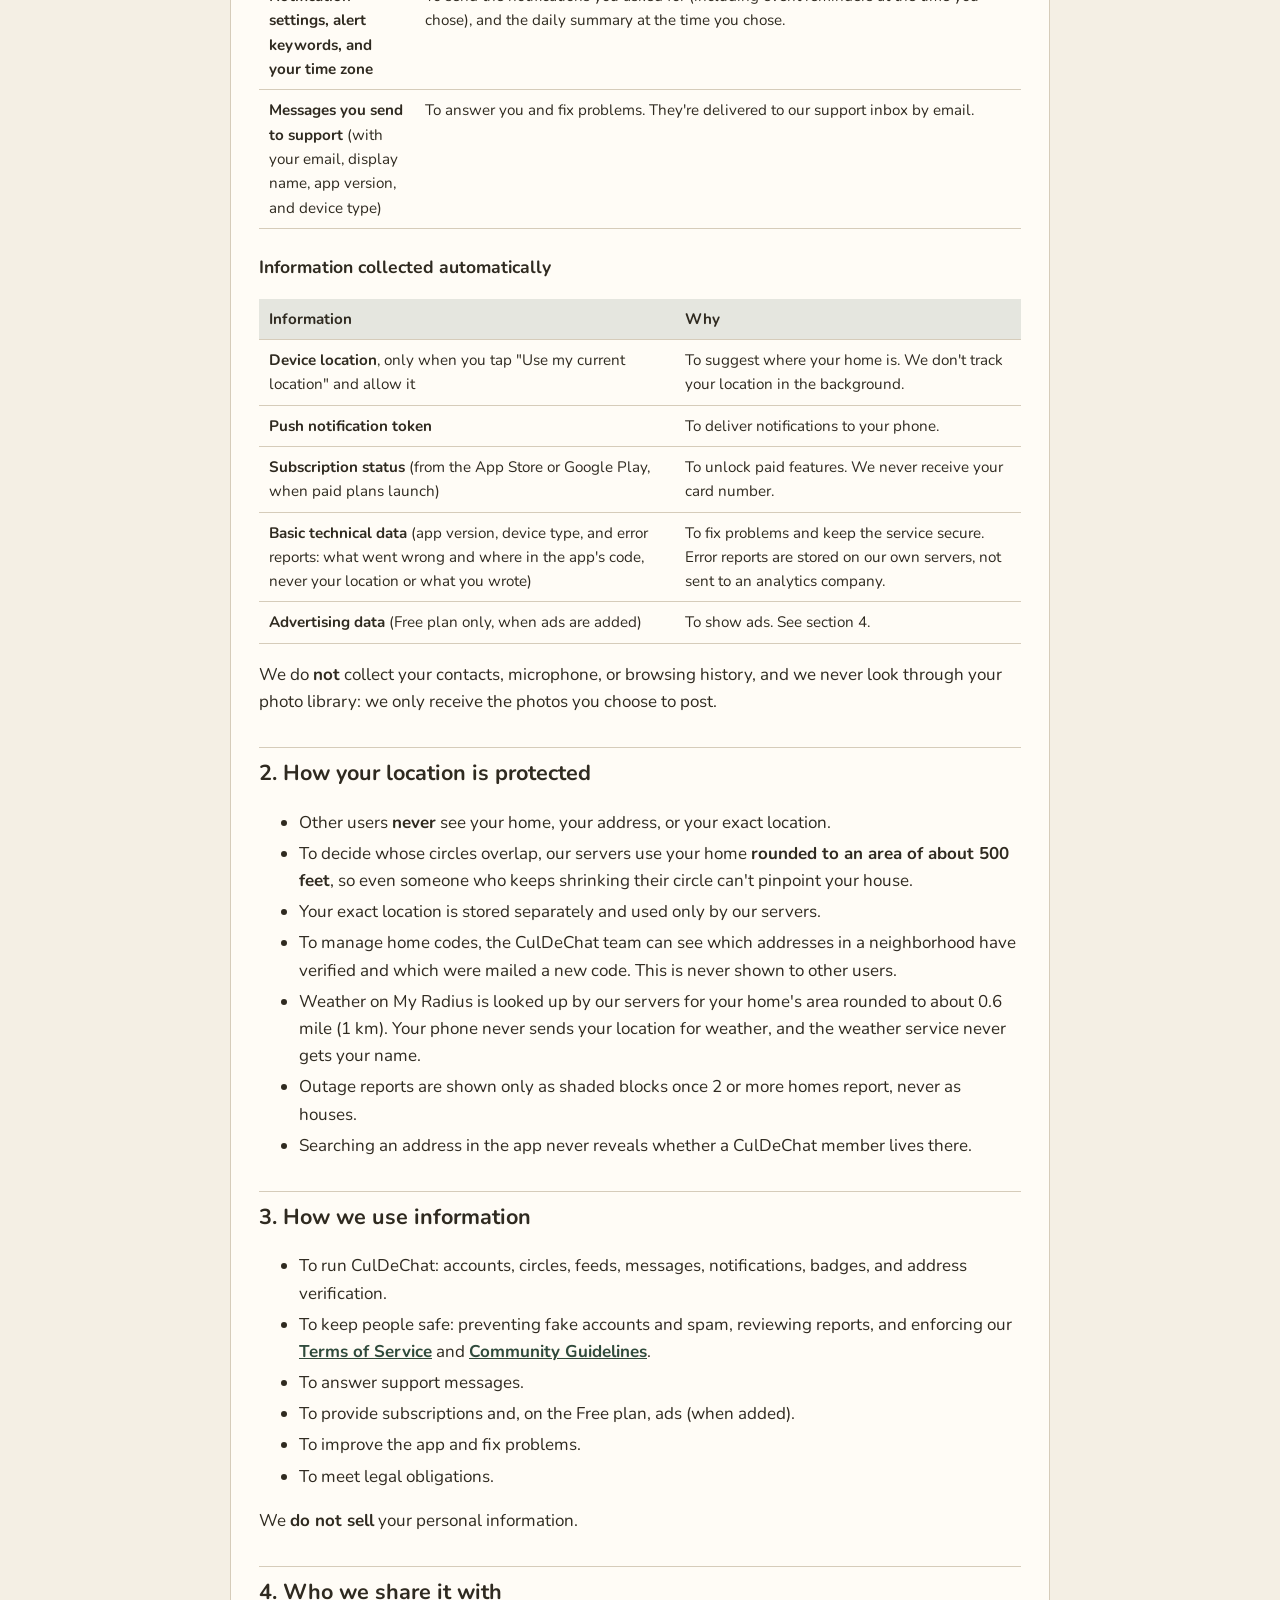
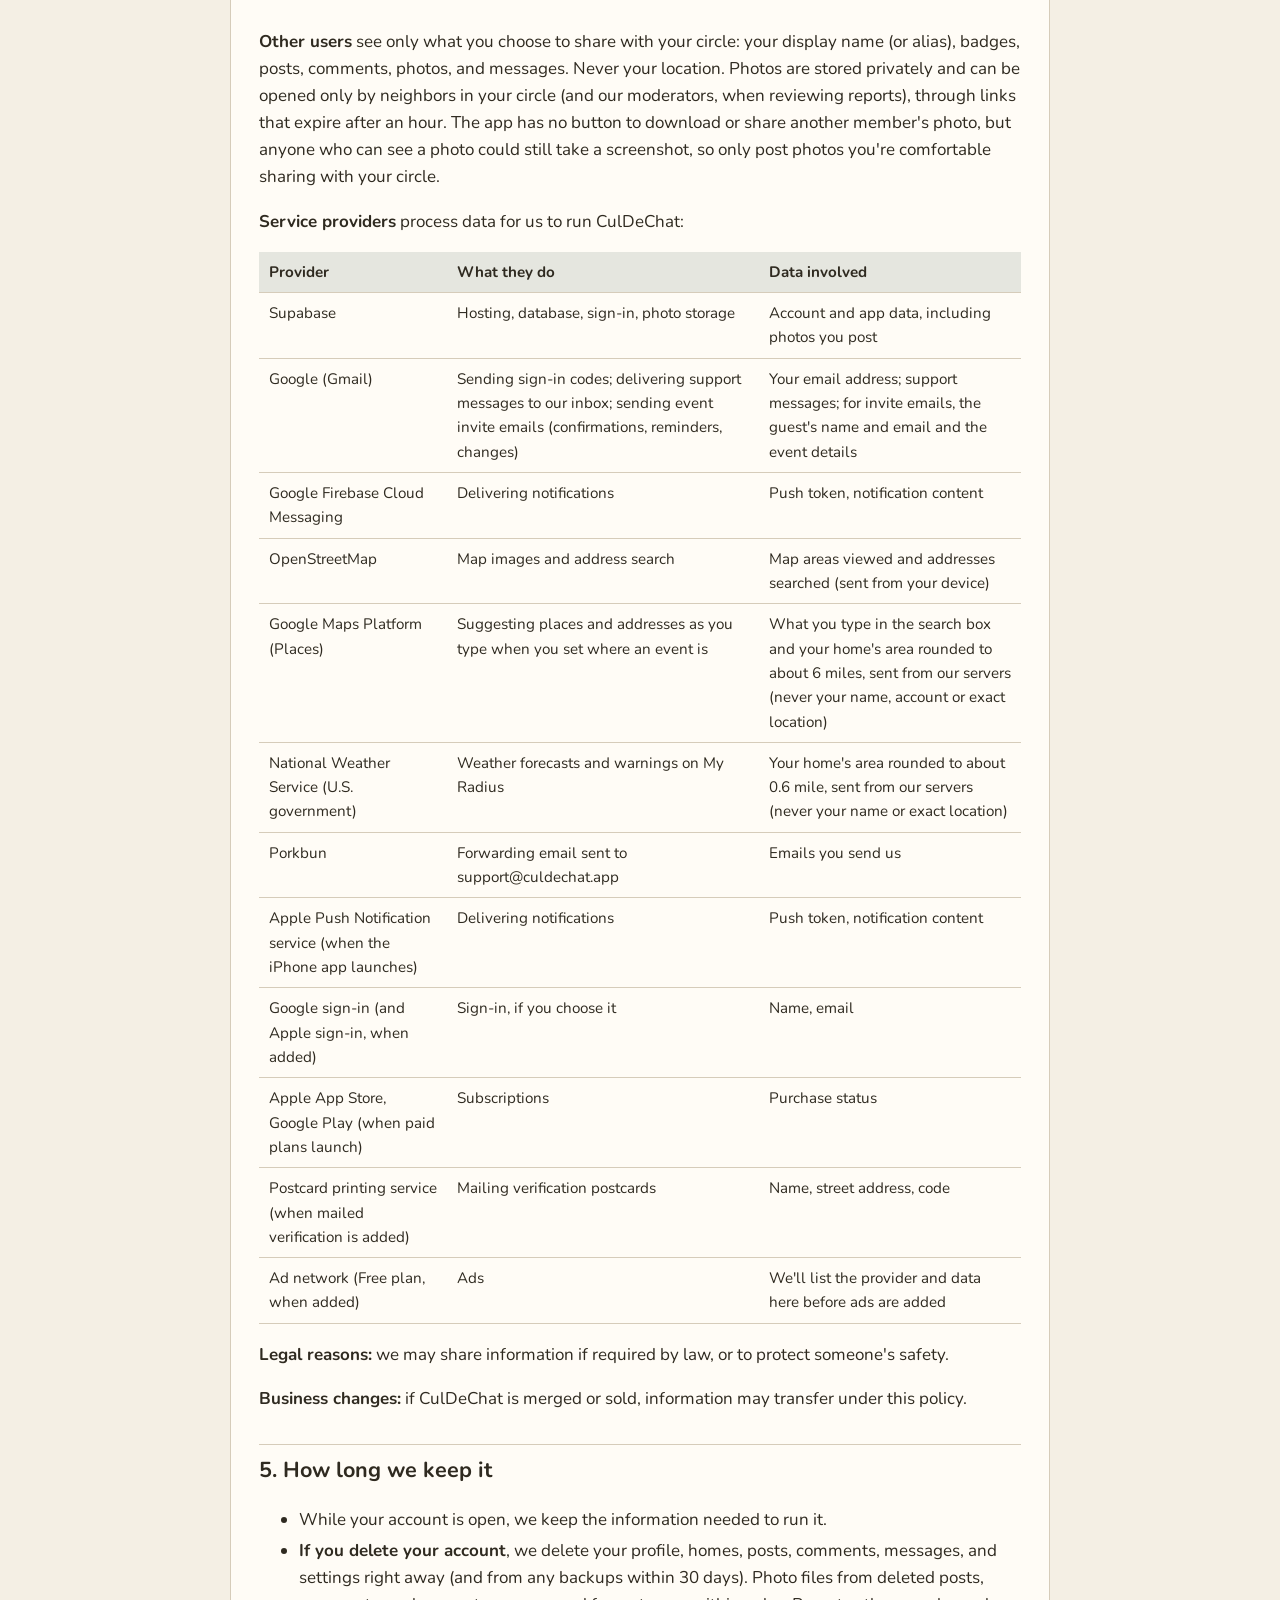
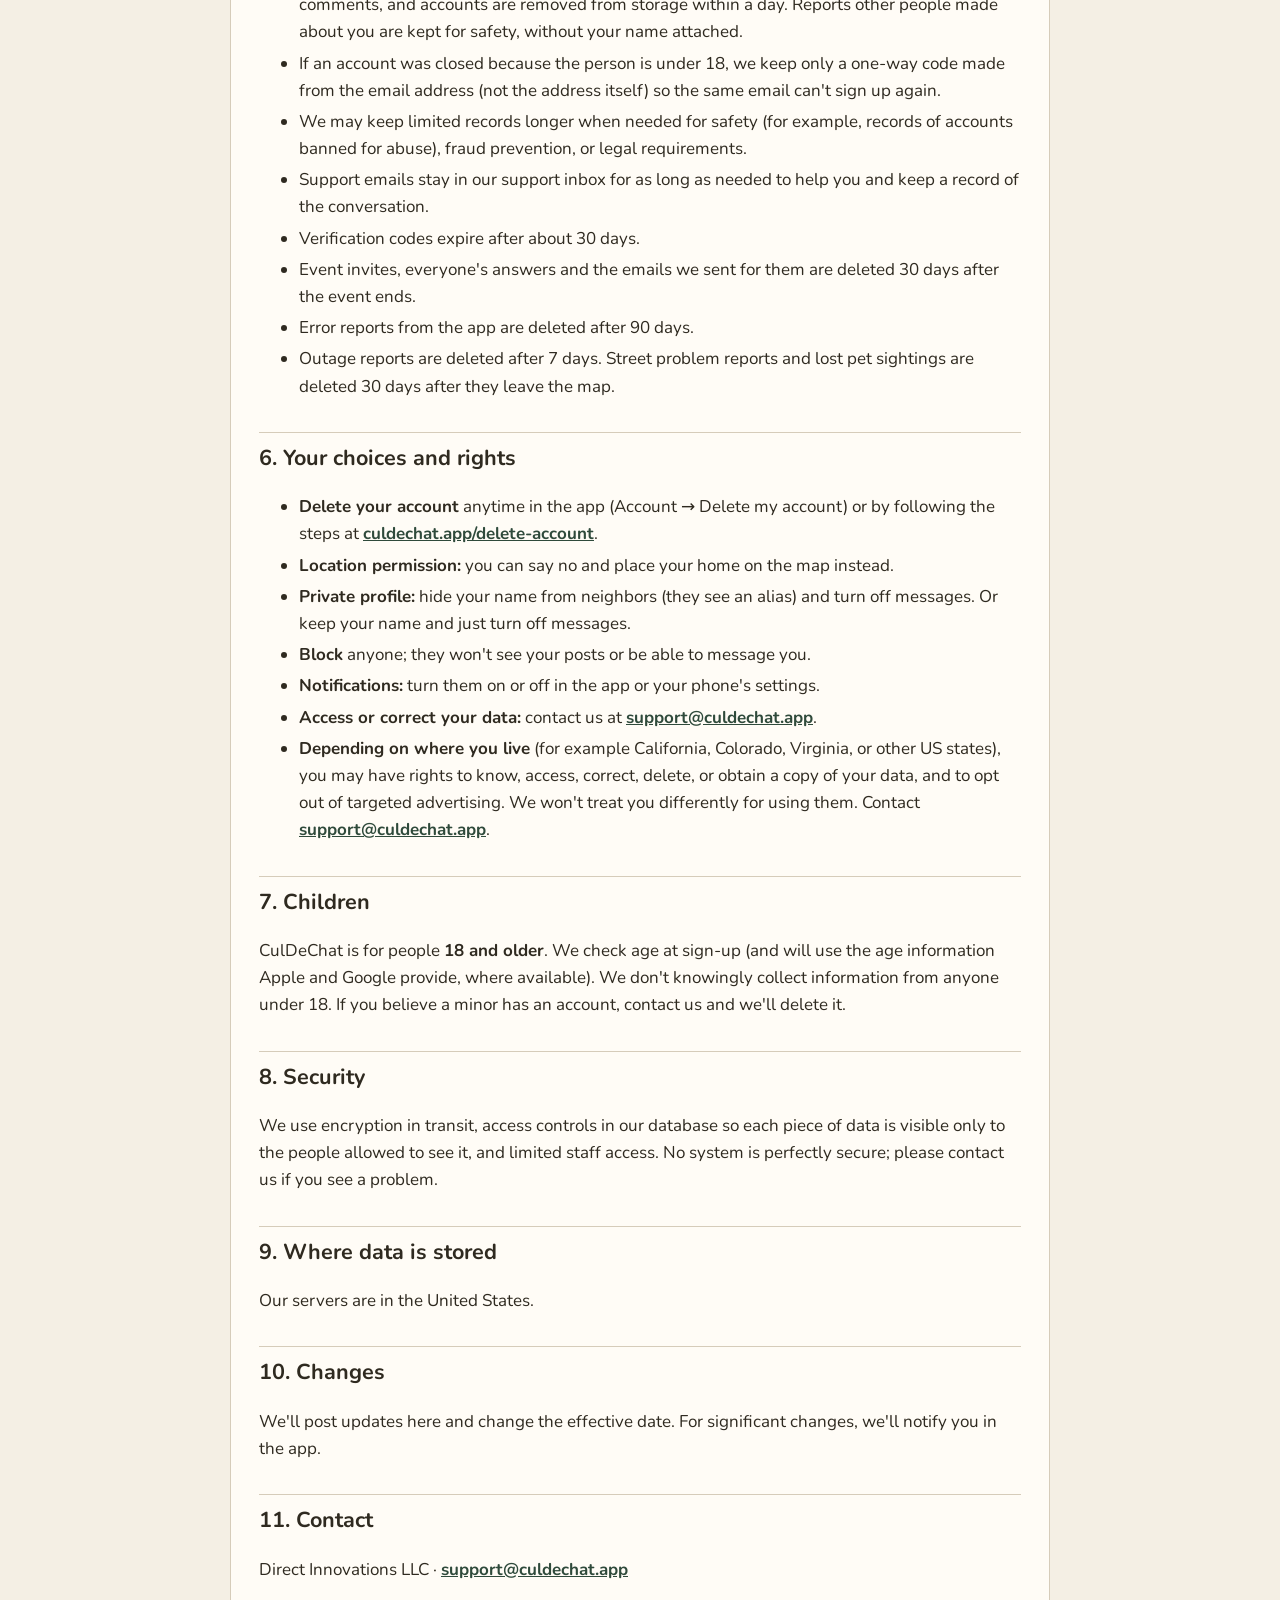
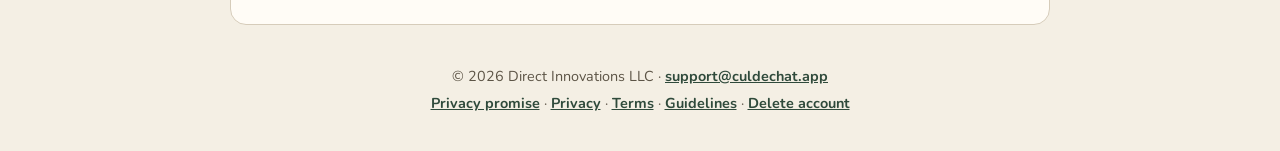
<file: privacy.html>
<!doctype html>
<html lang="en">
<head>
<meta charset="utf-8">
<meta name="viewport" content="width=device-width, initial-scale=1">
<title>Privacy Policy · CulDeChat</title>
<meta name="description" content="What CulDeChat collects, why, and how your home location stays hidden from other members.">
<link rel="icon" href="icon.svg" type="image/svg+xml">
<link rel="preconnect" href="https://fonts.googleapis.com">
<link rel="preconnect" href="https://fonts.gstatic.com" crossorigin>
<link href="https://fonts.googleapis.com/css2?family=Nunito:wght@400;600;700;800&display=swap" rel="stylesheet">
<link rel="stylesheet" href="style.css">
</head>
<body>
<header class="top">
  <a class="brand" href="./"><img src="icon.svg" alt="" width="36" height="36"><span>CulDe<b>Chat</b></span></a>
  <nav><a href="promise.html">Promise</a><a href="support.html">Support</a><a href="privacy.html" aria-current="page">Privacy</a><a href="terms.html">Terms</a><a href="guidelines.html">Guidelines</a></nav>
</header>
<main class="doc">
<h1>CulDeChat Privacy Policy</h1>
<p><strong>Effective date:</strong> November 22, 2026</p>
<p><strong>Who we are:</strong> Direct Innovations LLC, a Virginia limited liability company ("CulDeChat," "we," "us").</p>
<p><strong>Contact:</strong> <a href="mailto:support@culdechat.app">support@culdechat.app</a></p>
<p>CulDeChat helps you connect with people who live near you. Our core promise is that <strong>other users never see where you live</strong>. This policy explains what we collect, why, who we share it with, and the choices you have.</p>
<p>CulDeChat is in beta. Some features mentioned below (for example ads and printed postcards from a mailing service) are marked "when added"; they aren't live yet, and we'll update this policy before they are.</p>
<hr />
<h2>1. What we collect</h2>
<h3>Information you give us</h3>
<div class="table"><table>
<thead>
<tr>
<th>Information</th>
<th>Why</th>
</tr>
</thead>
<tbody>
<tr>
<td><strong>Email address</strong>, or your name and email from <strong>Sign in with Google</strong> (and Sign in with Apple, when added)</td>
<td>To create and secure your account and contact you about it.</td>
</tr>
<tr>
<td><strong>Display name</strong></td>
<td>Shown to neighbors next to your posts and messages, unless you turn on a private profile (then neighbors see an alias like "Neighbor 4821").</td>
</tr>
<tr>
<td><strong>Date of birth</strong></td>
<td>Checked once to confirm you're 18 or older. <strong>We don't store it</strong>; we keep only the result.</td>
</tr>
<tr>
<td><strong>Home location</strong> (and your other places on Premium or Extended)</td>
<td>To place your circle and find neighbors whose circles overlap yours. If you verify your home with a home code (from a flyer or postcard), we record the street address that code was made for, so we can confirm it matches your pin. It's stored privately and never shown to other users. If you ask for a new home code, we match your pin to the street address on our list and mail the new code there; the CulDeChat team sees that address only to send it. If your area doesn't have home codes yet, we keep your request (by rough area) so we know where to go next. If you move your home, we keep the date for 30 days to limit moves to 2 in 30 days.</td>
</tr>
<tr>
<td><strong>Posts, comments, messages, and Helpful marks</strong></td>
<td>To show them to the neighbors you share them with, and to award badges. Each post remembers the rounded area of your home when you posted it, so if you move, it stays with your old neighborhood instead of following you. If you save posts or Around Town items, we keep that list for you; only you can see it, and you can unsave anything anytime.</td>
</tr>
<tr>
<td><strong>Event details and your answers</strong> (Going, Maybe, Not going)</td>
<td>When you post an event, we keep its date, time and the place you type. When you answer an event, we keep your answer so we can count it and remind you before it starts. Neighbors see only the totals (for example "13 going · 2 maybe"); only the person hosting the event can see who answered Going or Maybe. We record which reminders were sent so you don't get the same one twice.</td>
</tr>
<tr>
<td><strong>Event location on the map</strong> (optional)</td>
<td>If you choose "Show it on the map" for an event, we keep the spot you put the pin on and show it on My Radius to neighbors whose circle covers it, until the event is over. The app won't let you put the pin on your own home; for a party at home, just write "my place".</td>
</tr>
<tr>
<td><strong>Event invites you send</strong> (Plus)</td>
<td>When you invite family and friends to an event, we keep its name, date and time, the place name, and, if you add them, the address and a map pin. Anyone with the invite link sees the name, date, time and place name. The address and pin are shown only to people who answer. Your guests see each other's names and answers, and you see everyone who answered. You can turn the link off, remove anyone from the list, change the event (people who said Going or Maybe are told what changed), or cancel it. If you add people to your invite list, we keep the names and the phone numbers or emails you enter, only to send them the invite (emails come from us; texts are sent from your own phone) and to show you who answered. If you pick people from your phone's contacts, your contacts stay on your phone: only the people you pick are sent to us.</td>
</tr>
<tr>
<td><strong>Answering an invite</strong> (in the app or on our website, no account needed)</td>
<td>On the invite web page you give a name and your answer, and optionally an email address. If the host put you on their list, your own link already has the name the host entered, and if the host added your email we send you the invite and, if you don't answer, at most one reminder a day when the host asks. The host and the other guests see your name and answer. We use the email only to confirm your answer, remind you before the event, and tell you if the host changes or cancels it; leave the box blank to stop these emails. Your browser keeps a private key to your answer so you can change it later (the link in our emails to you includes it, so don't forward those emails). The key isn't in the invite link itself, so forwarding the invite doesn't share your answer or the address. In the app, opening an invite shows the host that you opened it until you answer.</td>
</tr>
<tr>
<td><strong>Outage reports</strong> (power or internet out at your home)</td>
<td>We record the report for your home's rounded area. Neighbors never see your house or your name: once 2 or more homes in a block (about 700 feet across) report, they see that block shaded on the map and a count of homes. Your report clears when you tap It's back, or after 24 hours.</td>
</tr>
<tr>
<td><strong>Street problems</strong> (a tree down, flooding, ice, a streetlight out, a blocked road)</td>
<td>We keep the spot you put the pin on, what it is, your optional note, and the "Still there" and "It's cleared" taps. Neighbors whose circle covers the spot see it on the map with a count of neighbors, never who reported it. It leaves the map once it's cleared or after 48 hours without a "Still there". The spot has to be inside your circle and can't be on your own home.</td>
</tr>
<tr>
<td><strong>Lost pet spots and sightings</strong></td>
<td>If you post a lost pet, you can add where it was last seen; neighbors who can see your post can add sightings (a spot on the map and about when). These show on the map of neighbors who can see the post, as a trail. The pet's owner is told who added a sighting, so they can follow up. They leave the map when the pet is marked found, or after 7 days. Spots can't be placed on your own home.</td>
</tr>
<tr>
<td><strong>Thank-yous</strong></td>
<td>When you thank a neighbor, it's posted as a comment on their post that others in their circle can see; they get a notice, and it counts as a Helpful mark on that post.</td>
</tr>
<tr>
<td><strong>Trash and recycling reminders</strong></td>
<td>Your neighborhood's pickup days are set by its moderators. We keep whether you want the reminder and the time you chose, and the date we last reminded you so you only get one.</td>
</tr>
<tr>
<td><strong>Photos you add to posts and comments</strong> (up to 2 per post, 1 per comment)</td>
<td>To show them to the neighbors in your circle. Before a photo leaves your phone, the app shrinks it and removes its hidden location and camera details (EXIF data), so a photo can't reveal where it was taken. The app opens your camera or photo library only when you choose to add a photo, and only the photo you pick is uploaded.</td>
</tr>
<tr>
<td><strong>"Want it" votes in What's new</strong></td>
<td>When you tap ♥ Want it on a feature that's coming soon, we keep that you want it, so we know what neighbors are most excited about and can build those first. Only the total for each feature is used; it's never shown to other members. Tap it again to take your vote back.</td>
</tr>
<tr>
<td><strong>Reports, blocks and moderation decisions</strong></td>
<td>To keep the community safe. People you block aren't told. We keep a record of content a moderator removed and any pause on your account, so repeated problems can be handled fairly.</td>
</tr>
<tr>
<td><strong>Around Town suggestions</strong></td>
<td>To review and publish local events and information you send us. A public event you suggest shows its date, time, place (a public place you pick on the map or with place search, never a home) and your display name to members within about 20 miles of the place, after a moderator checks it. It drops off Around Town when it ends.</td>
</tr>
<tr>
<td><strong>Events you mark ★ Interested</strong></td>
<td>To remind you before the event and show it in your Events list. Others only see how many people are interested, never who. Tap again to remove it anytime.</td>
</tr>
<tr>
<td><strong>Notification settings, alert keywords, and your time zone</strong></td>
<td>To send the notifications you asked for (including event reminders at the time you chose), and the daily summary at the time you chose.</td>
</tr>
<tr>
<td><strong>Messages you send to support</strong> (with your email, display name, app version, and device type)</td>
<td>To answer you and fix problems. They're delivered to our support inbox by email.</td>
</tr>
</tbody>
</table></div>
<h3>Information collected automatically</h3>
<div class="table"><table>
<thead>
<tr>
<th>Information</th>
<th>Why</th>
</tr>
</thead>
<tbody>
<tr>
<td><strong>Device location</strong>, only when you tap "Use my current location" and allow it</td>
<td>To suggest where your home is. We don't track your location in the background.</td>
</tr>
<tr>
<td><strong>Push notification token</strong></td>
<td>To deliver notifications to your phone.</td>
</tr>
<tr>
<td><strong>Subscription status</strong> (from the App Store or Google Play, when paid plans launch)</td>
<td>To unlock paid features. We never receive your card number.</td>
</tr>
<tr>
<td><strong>Basic technical data</strong> (app version, device type, and error reports: what went wrong and where in the app's code, never your location or what you wrote)</td>
<td>To fix problems and keep the service secure. Error reports are stored on our own servers, not sent to an analytics company.</td>
</tr>
<tr>
<td><strong>Advertising data</strong> (Free plan only, when ads are added)</td>
<td>To show ads. See section 4.</td>
</tr>
</tbody>
</table></div>
<p>We do <strong>not</strong> collect your contacts, microphone, or browsing history, and we never look through your photo library: we only receive the photos you choose to post.</p>
<hr />
<h2>2. How your location is protected</h2>
<ul>
<li>Other users <strong>never</strong> see your home, your address, or your exact location.</li>
<li>To decide whose circles overlap, our servers use your home <strong>rounded to an area of about 500 feet</strong>, so even someone who keeps shrinking their circle can't pinpoint your house.</li>
<li>Your exact location is stored separately and used only by our servers.</li>
<li>To manage home codes, the CulDeChat team can see which addresses in a neighborhood have verified and which were mailed a new code. This is never shown to other users.</li>
<li>Weather on My Radius is looked up by our servers for your home's area rounded to about 0.6 mile (1 km). Your phone never sends your location for weather, and the weather service never gets your name.</li>
<li>Outage reports are shown only as shaded blocks once 2 or more homes report, never as houses.</li>
<li>Searching an address in the app never reveals whether a CulDeChat member lives there.</li>
</ul>
<hr />
<h2>3. How we use information</h2>
<ul>
<li>To run CulDeChat: accounts, circles, feeds, messages, notifications, badges, and address verification.</li>
<li>To keep people safe: preventing fake accounts and spam, reviewing reports, and enforcing our <a href="terms.html">Terms of Service</a> and <a href="guidelines.html">Community Guidelines</a>.</li>
<li>To answer support messages.</li>
<li>To provide subscriptions and, on the Free plan, ads (when added).</li>
<li>To improve the app and fix problems.</li>
<li>To meet legal obligations.</li>
</ul>
<p>We <strong>do not sell</strong> your personal information.</p>
<hr />
<h2>4. Who we share it with</h2>
<p><strong>Other users</strong> see only what you choose to share with your circle: your display name (or alias), badges, posts, comments, photos, and messages. Never your location. Photos are stored privately and can be opened only by neighbors in your circle (and our moderators, when reviewing reports), through links that expire after an hour. The app has no button to download or share another member's photo, but anyone who can see a photo could still take a screenshot, so only post photos you're comfortable sharing with your circle.</p>
<p><strong>Service providers</strong> process data for us to run CulDeChat:</p>
<div class="table"><table>
<thead>
<tr>
<th>Provider</th>
<th>What they do</th>
<th>Data involved</th>
</tr>
</thead>
<tbody>
<tr>
<td>Supabase</td>
<td>Hosting, database, sign-in, photo storage</td>
<td>Account and app data, including photos you post</td>
</tr>
<tr>
<td>Google (Gmail)</td>
<td>Sending sign-in codes; delivering support messages to our inbox; sending event invite emails (confirmations, reminders, changes)</td>
<td>Your email address; support messages; for invite emails, the guest's name and email and the event details</td>
</tr>
<tr>
<td>Google Firebase Cloud Messaging</td>
<td>Delivering notifications</td>
<td>Push token, notification content</td>
</tr>
<tr>
<td>OpenStreetMap</td>
<td>Map images and address search</td>
<td>Map areas viewed and addresses searched (sent from your device)</td>
</tr>
<tr>
<td>Google Maps Platform (Places)</td>
<td>Suggesting places and addresses as you type when you set where an event is</td>
<td>What you type in the search box and your home's area rounded to about 6 miles, sent from our servers (never your name, account or exact location)</td>
</tr>
<tr>
<td>National Weather Service (U.S. government)</td>
<td>Weather forecasts and warnings on My Radius</td>
<td>Your home's area rounded to about 0.6 mile, sent from our servers (never your name or exact location)</td>
</tr>
<tr>
<td>Porkbun</td>
<td>Forwarding email sent to support@culdechat.app</td>
<td>Emails you send us</td>
</tr>
<tr>
<td>Apple Push Notification service (when the iPhone app launches)</td>
<td>Delivering notifications</td>
<td>Push token, notification content</td>
</tr>
<tr>
<td>Google sign-in (and Apple sign-in, when added)</td>
<td>Sign-in, if you choose it</td>
<td>Name, email</td>
</tr>
<tr>
<td>Apple App Store, Google Play (when paid plans launch)</td>
<td>Subscriptions</td>
<td>Purchase status</td>
</tr>
<tr>
<td>Postcard printing service (when mailed verification is added)</td>
<td>Mailing verification postcards</td>
<td>Name, street address, code</td>
</tr>
<tr>
<td>Ad network (Free plan, when added)</td>
<td>Ads</td>
<td>We'll list the provider and data here before ads are added</td>
</tr>
</tbody>
</table></div>
<p><strong>Legal reasons:</strong> we may share information if required by law, or to protect someone's safety.</p>
<p><strong>Business changes:</strong> if CulDeChat is merged or sold, information may transfer under this policy.</p>
<hr />
<h2>5. How long we keep it</h2>
<ul>
<li>While your account is open, we keep the information needed to run it.</li>
<li><strong>If you delete your account</strong>, we delete your profile, homes, posts, comments, messages, and settings right away (and from any backups within 30 days). Photo files from deleted posts, comments, and accounts are removed from storage within a day. Reports other people made about you are kept for safety, without your name attached.</li>
<li>If an account was closed because the person is under 18, we keep only a one-way code made from the email address (not the address itself) so the same email can't sign up again.</li>
<li>We may keep limited records longer when needed for safety (for example, records of accounts banned for abuse), fraud prevention, or legal requirements.</li>
<li>Support emails stay in our support inbox for as long as needed to help you and keep a record of the conversation.</li>
<li>Verification codes expire after about 30 days.</li>
<li>Event invites, everyone's answers and the emails we sent for them are deleted 30 days after the event ends.</li>
<li>Error reports from the app are deleted after 90 days.</li>
<li>Outage reports are deleted after 7 days. Street problem reports and lost pet sightings are deleted 30 days after they leave the map.</li>
</ul>
<hr />
<h2>6. Your choices and rights</h2>
<ul>
<li><strong>Delete your account</strong> anytime in the app (Account → Delete my account) or by following the steps at <a href="delete-account.html">culdechat.app/delete-account</a>.</li>
<li><strong>Location permission:</strong> you can say no and place your home on the map instead.</li>
<li><strong>Private profile:</strong> hide your name from neighbors (they see an alias) and turn off messages. Or keep your name and just turn off messages.</li>
<li><strong>Block</strong> anyone; they won't see your posts or be able to message you.</li>
<li><strong>Notifications:</strong> turn them on or off in the app or your phone's settings.</li>
<li><strong>Access or correct your data:</strong> contact us at <a href="mailto:support@culdechat.app">support@culdechat.app</a>.</li>
<li><strong>Depending on where you live</strong> (for example California, Colorado, Virginia, or other US states), you may have rights to know, access, correct, delete, or obtain a copy of your data, and to opt out of targeted advertising. We won't treat you differently for using them. Contact <a href="mailto:support@culdechat.app">support@culdechat.app</a>.</li>
</ul>
<hr />
<h2>7. Children</h2>
<p>CulDeChat is for people <strong>18 and older</strong>. We check age at sign-up (and will use the age information Apple and Google provide, where available). We don't knowingly collect information from anyone under 18. If you believe a minor has an account, contact us and we'll delete it.</p>
<h2>8. Security</h2>
<p>We use encryption in transit, access controls in our database so each piece of data is visible only to the people allowed to see it, and limited staff access. No system is perfectly secure; please contact us if you see a problem.</p>
<h2>9. Where data is stored</h2>
<p>Our servers are in the United States.</p>
<h2>10. Changes</h2>
<p>We'll post updates here and change the effective date. For significant changes, we'll notify you in the app.</p>
<h2>11. Contact</h2>
<p>Direct Innovations LLC · <a href="mailto:support@culdechat.app">support@culdechat.app</a></p>
</main>
<footer>
  <p>© 2026 Direct Innovations LLC · <a href="mailto:support@culdechat.app">support@culdechat.app</a></p>
  <p><a href="promise.html">Privacy promise</a> · <a href="privacy.html">Privacy</a> · <a href="terms.html">Terms</a> · <a href="guidelines.html">Guidelines</a> · <a href="delete-account.html">Delete account</a></p>
</footer>
</body>
</html>
</file>
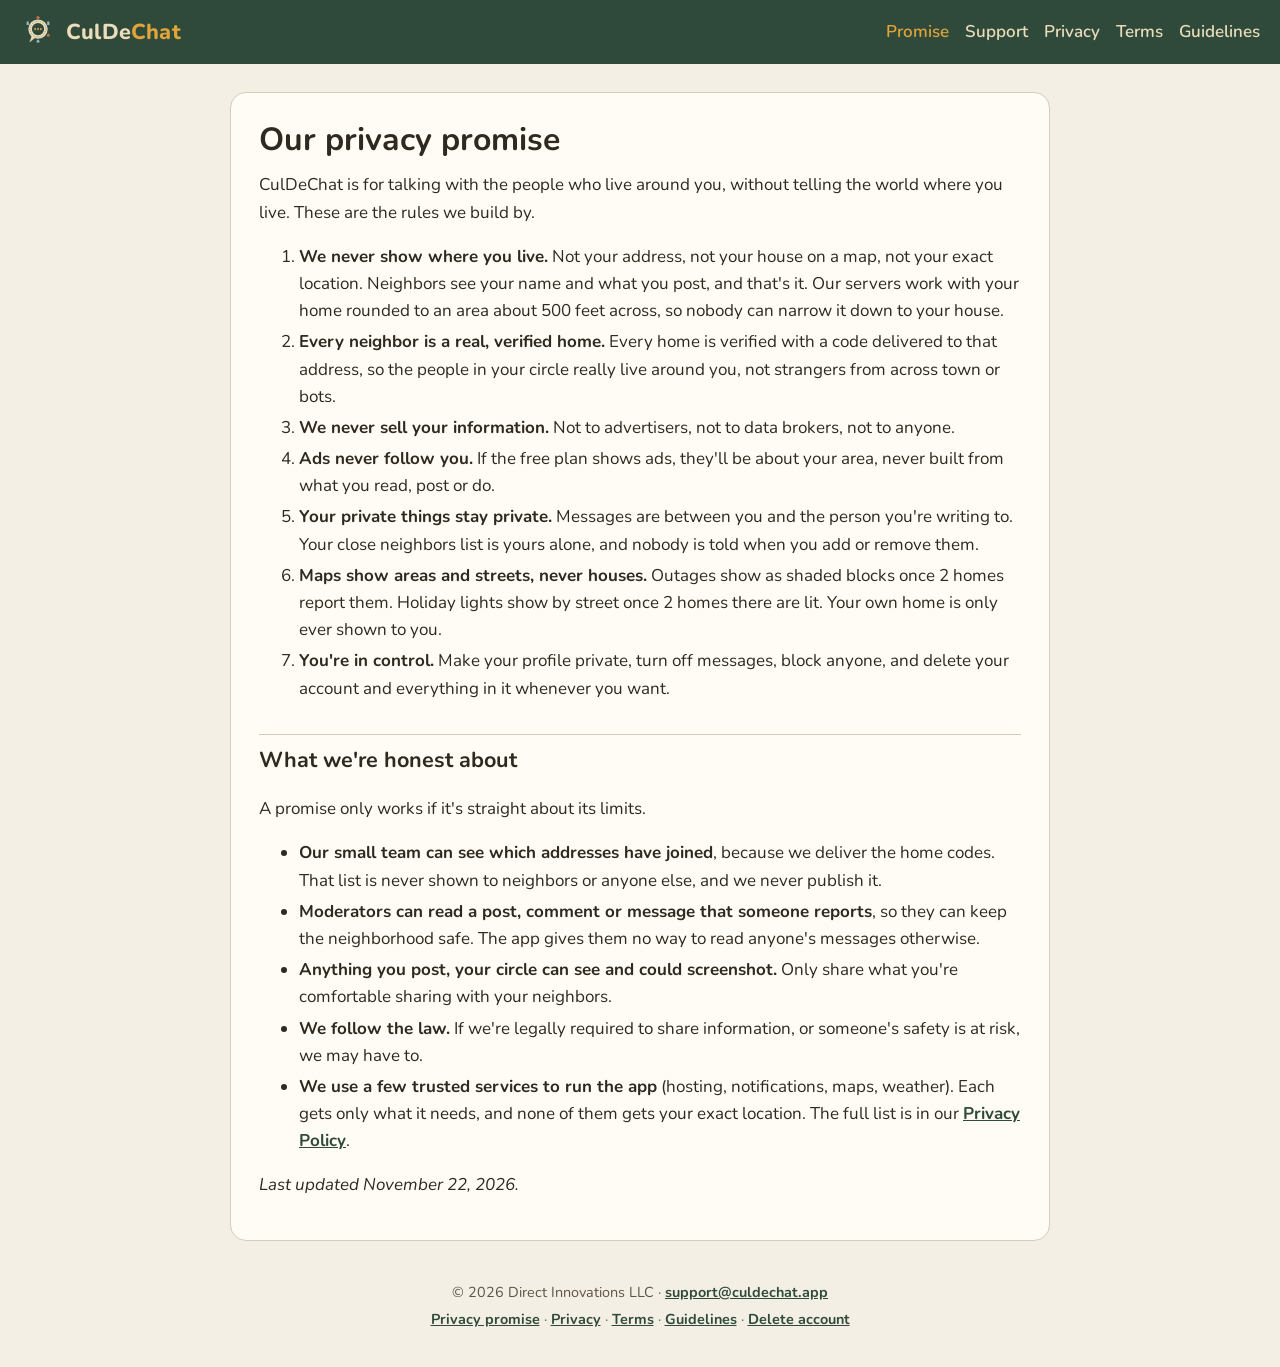
<file: promise.html>
<!doctype html>
<html lang="en">
<head>
<meta charset="utf-8">
<meta name="viewport" content="width=device-width, initial-scale=1">
<title>Our privacy promise · CulDeChat</title>
<meta name="description" content="CulDeChat never shows where you live, never sells your data, and every neighbor is a verified home.">
<link rel="icon" href="icon.svg" type="image/svg+xml">
<link rel="preconnect" href="https://fonts.googleapis.com">
<link rel="preconnect" href="https://fonts.gstatic.com" crossorigin>
<link href="https://fonts.googleapis.com/css2?family=Nunito:wght@400;600;700;800&display=swap" rel="stylesheet">
<link rel="stylesheet" href="style.css">
</head>
<body>
<header class="top">
  <a class="brand" href="./"><img src="icon.svg" alt="" width="36" height="36"><span>CulDe<b>Chat</b></span></a>
  <nav><a href="promise.html" aria-current="page">Promise</a><a href="support.html">Support</a><a href="privacy.html">Privacy</a><a href="terms.html">Terms</a><a href="guidelines.html">Guidelines</a></nav>
</header>
<main class="doc">
<h1>Our privacy promise</h1>
<p>CulDeChat is for talking with the people who live around you, without telling the world where you live. These are the rules we build by.</p>
<ol>
<li><strong>We never show where you live.</strong> Not your address, not your house on a map, not your exact location. Neighbors see your name and what you post, and that's it. Our servers work with your home rounded to an area about 500 feet across, so nobody can narrow it down to your house.</li>
<li><strong>Every neighbor is a real, verified home.</strong> Every home is verified with a code delivered to that address, so the people in your circle really live around you, not strangers from across town or bots.</li>
<li><strong>We never sell your information.</strong> Not to advertisers, not to data brokers, not to anyone.</li>
<li><strong>Ads never follow you.</strong> If the free plan shows ads, they'll be about your area, never built from what you read, post or do.</li>
<li><strong>Your private things stay private.</strong> Messages are between you and the person you're writing to. Your close neighbors list is yours alone, and nobody is told when you add or remove them.</li>
<li><strong>Maps show areas and streets, never houses.</strong> Outages show as shaded blocks once 2 homes report them. Holiday lights show by street once 2 homes there are lit. Your own home is only ever shown to you.</li>
<li><strong>You're in control.</strong> Make your profile private, turn off messages, block anyone, and delete your account and everything in it whenever you want.</li>
</ol>
<h2>What we're honest about</h2>
<p>A promise only works if it's straight about its limits.</p>
<ul>
<li><strong>Our small team can see which addresses have joined</strong>, because we deliver the home codes. That list is never shown to neighbors or anyone else, and we never publish it.</li>
<li><strong>Moderators can read a post, comment or message that someone reports</strong>, so they can keep the neighborhood safe. The app gives them no way to read anyone's messages otherwise.</li>
<li><strong>Anything you post, your circle can see and could screenshot.</strong> Only share what you're comfortable sharing with your neighbors.</li>
<li><strong>We follow the law.</strong> If we're legally required to share information, or someone's safety is at risk, we may have to.</li>
<li><strong>We use a few trusted services to run the app</strong> (hosting, notifications, maps, weather). Each gets only what it needs, and none of them gets your exact location. The full list is in our <a href="privacy.html">Privacy Policy</a>.</li>
</ul>
<p><em>Last updated November 22, 2026.</em></p>
</main>
<footer>
  <p>© 2026 Direct Innovations LLC · <a href="mailto:support@culdechat.app">support@culdechat.app</a></p>
  <p><a href="promise.html">Privacy promise</a> · <a href="privacy.html">Privacy</a> · <a href="terms.html">Terms</a> · <a href="guidelines.html">Guidelines</a> · <a href="delete-account.html">Delete account</a></p>
</footer>
</body>
</html>
</file>
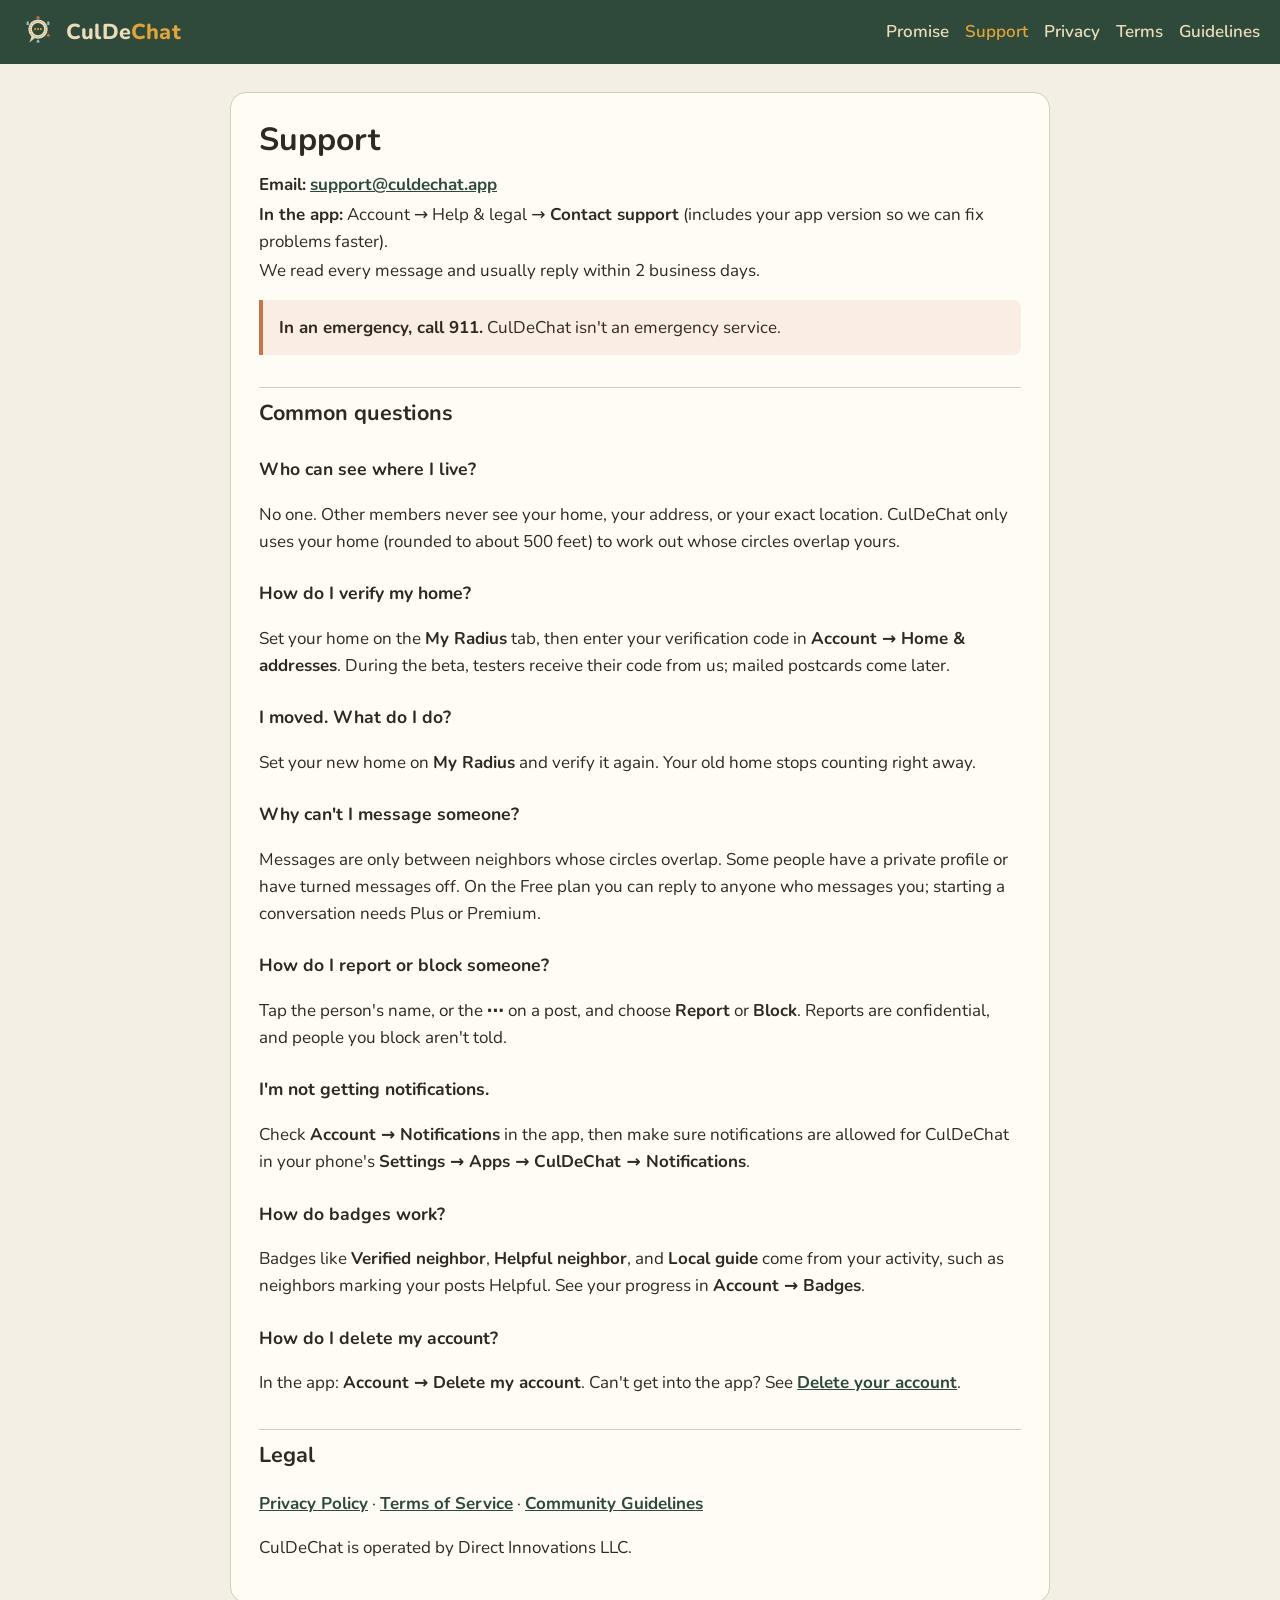
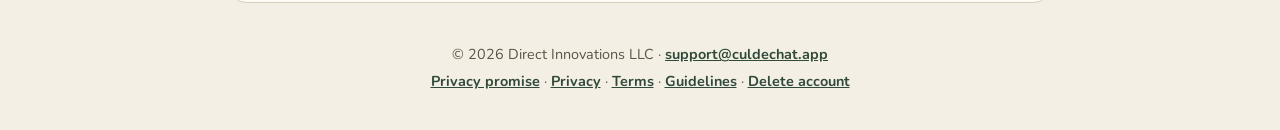
<file: support.html>
<!doctype html>
<html lang="en">
<head>
<meta charset="utf-8">
<meta name="viewport" content="width=device-width, initial-scale=1">
<title>Support · CulDeChat</title>
<meta name="description" content="Get help with CulDeChat: contact support and answers to common questions.">
<link rel="icon" href="icon.svg" type="image/svg+xml">
<link rel="preconnect" href="https://fonts.googleapis.com">
<link rel="preconnect" href="https://fonts.gstatic.com" crossorigin>
<link href="https://fonts.googleapis.com/css2?family=Nunito:wght@400;600;700;800&display=swap" rel="stylesheet">
<link rel="stylesheet" href="style.css">
</head>
<body>
<header class="top">
  <a class="brand" href="./"><img src="icon.svg" alt="" width="36" height="36"><span>CulDe<b>Chat</b></span></a>
  <nav><a href="promise.html">Promise</a><a href="support.html" aria-current="page">Support</a><a href="privacy.html">Privacy</a><a href="terms.html">Terms</a><a href="guidelines.html">Guidelines</a></nav>
</header>
<main class="doc">
<h1>Support</h1>
<p><strong>Email:</strong> <a href="mailto:support@culdechat.app">support@culdechat.app</a></p>
<p><strong>In the app:</strong> Account → Help &amp; legal → <strong>Contact support</strong> (includes your app version so we can fix problems faster).</p>
<p>We read every message and usually reply within 2 business days.</p>
<blockquote>
<p><strong>In an emergency, call 911.</strong> CulDeChat isn't an emergency service.</p>
</blockquote>
<h2>Common questions</h2>
<h3>Who can see where I live?</h3>
<p>No one. Other members never see your home, your address, or your exact location. CulDeChat only uses your home (rounded to about 500 feet) to work out whose circles overlap yours.</p>
<h3>How do I verify my home?</h3>
<p>Set your home on the <strong>My Radius</strong> tab, then enter your verification code in <strong>Account → Home &amp; addresses</strong>. During the beta, testers receive their code from us; mailed postcards come later.</p>
<h3>I moved. What do I do?</h3>
<p>Set your new home on <strong>My Radius</strong> and verify it again. Your old home stops counting right away.</p>
<h3>Why can't I message someone?</h3>
<p>Messages are only between neighbors whose circles overlap. Some people have a private profile or have turned messages off. On the Free plan you can reply to anyone who messages you; starting a conversation needs Plus or Premium.</p>
<h3>How do I report or block someone?</h3>
<p>Tap the person's name, or the <strong>⋯</strong> on a post, and choose <strong>Report</strong> or <strong>Block</strong>. Reports are confidential, and people you block aren't told.</p>
<h3>I'm not getting notifications.</h3>
<p>Check <strong>Account → Notifications</strong> in the app, then make sure notifications are allowed for CulDeChat in your phone's <strong>Settings → Apps → CulDeChat → Notifications</strong>.</p>
<h3>How do badges work?</h3>
<p>Badges like <strong>Verified neighbor</strong>, <strong>Helpful neighbor</strong>, and <strong>Local guide</strong> come from your activity, such as neighbors marking your posts Helpful. See your progress in <strong>Account → Badges</strong>.</p>
<h3>How do I delete my account?</h3>
<p>In the app: <strong>Account → Delete my account</strong>. Can't get into the app? See <a href="delete-account.html">Delete your account</a>.</p>
<h2>Legal</h2>
<p><a href="privacy.html">Privacy Policy</a> · <a href="terms.html">Terms of Service</a> · <a href="guidelines.html">Community Guidelines</a></p>
<p>CulDeChat is operated by Direct Innovations LLC.</p>
</main>
<footer>
  <p>© 2026 Direct Innovations LLC · <a href="mailto:support@culdechat.app">support@culdechat.app</a></p>
  <p><a href="promise.html">Privacy promise</a> · <a href="privacy.html">Privacy</a> · <a href="terms.html">Terms</a> · <a href="guidelines.html">Guidelines</a> · <a href="delete-account.html">Delete account</a></p>
</footer>
</body>
</html>
</file>
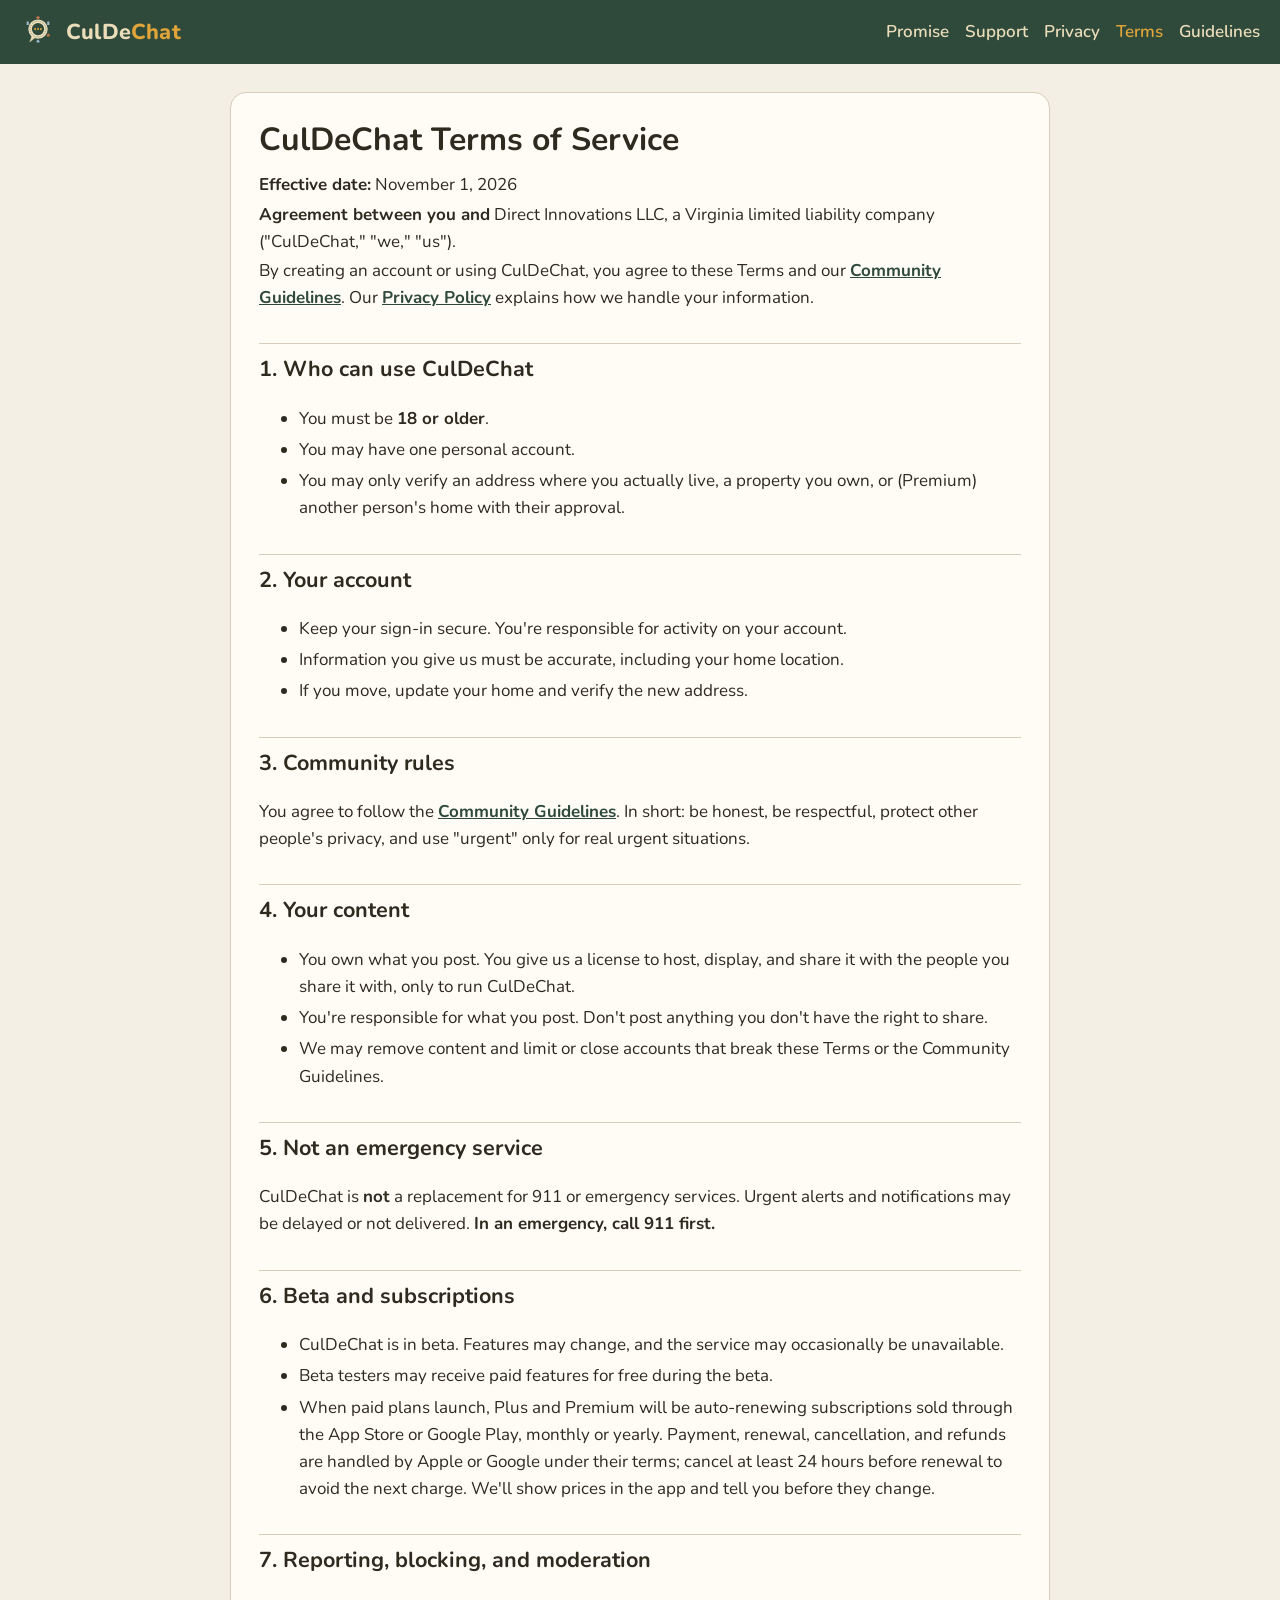
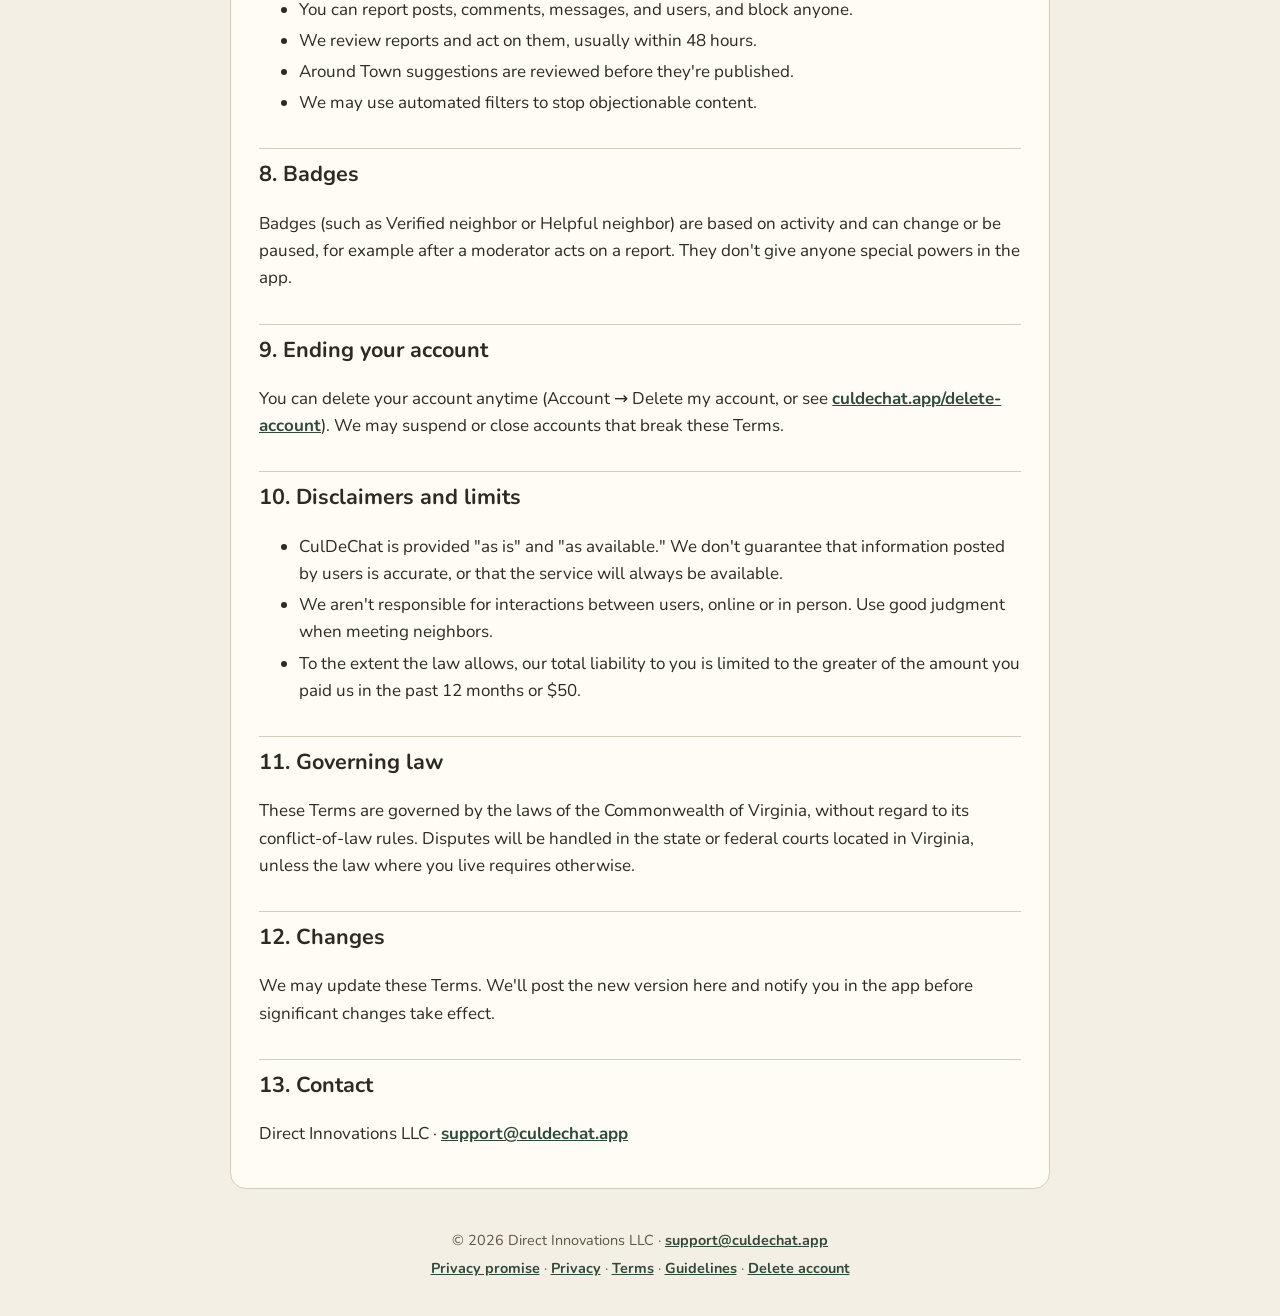
<file: terms.html>
<!doctype html>
<html lang="en">
<head>
<meta charset="utf-8">
<meta name="viewport" content="width=device-width, initial-scale=1">
<title>Terms of Service · CulDeChat</title>
<meta name="description" content="The terms for using CulDeChat, operated by Direct Innovations LLC.">
<link rel="icon" href="icon.svg" type="image/svg+xml">
<link rel="preconnect" href="https://fonts.googleapis.com">
<link rel="preconnect" href="https://fonts.gstatic.com" crossorigin>
<link href="https://fonts.googleapis.com/css2?family=Nunito:wght@400;600;700;800&display=swap" rel="stylesheet">
<link rel="stylesheet" href="style.css">
</head>
<body>
<header class="top">
  <a class="brand" href="./"><img src="icon.svg" alt="" width="36" height="36"><span>CulDe<b>Chat</b></span></a>
  <nav><a href="promise.html">Promise</a><a href="support.html">Support</a><a href="privacy.html">Privacy</a><a href="terms.html" aria-current="page">Terms</a><a href="guidelines.html">Guidelines</a></nav>
</header>
<main class="doc">
<h1>CulDeChat Terms of Service</h1>
<p><strong>Effective date:</strong> November 1, 2026</p>
<p><strong>Agreement between you and</strong> Direct Innovations LLC, a Virginia limited liability company ("CulDeChat," "we," "us").</p>
<p>By creating an account or using CulDeChat, you agree to these Terms and our <a href="guidelines.html">Community Guidelines</a>. Our <a href="privacy.html">Privacy Policy</a> explains how we handle your information.</p>
<h2>1. Who can use CulDeChat</h2>
<ul>
<li>You must be <strong>18 or older</strong>.</li>
<li>You may have one personal account.</li>
<li>You may only verify an address where you actually live, a property you own, or (Premium) another person's home with their approval.</li>
</ul>
<h2>2. Your account</h2>
<ul>
<li>Keep your sign-in secure. You're responsible for activity on your account.</li>
<li>Information you give us must be accurate, including your home location.</li>
<li>If you move, update your home and verify the new address.</li>
</ul>
<h2>3. Community rules</h2>
<p>You agree to follow the <a href="guidelines.html">Community Guidelines</a>. In short: be honest, be respectful, protect other people's privacy, and use "urgent" only for real urgent situations.</p>
<h2>4. Your content</h2>
<ul>
<li>You own what you post. You give us a license to host, display, and share it with the people you share it with, only to run CulDeChat.</li>
<li>You're responsible for what you post. Don't post anything you don't have the right to share.</li>
<li>We may remove content and limit or close accounts that break these Terms or the Community Guidelines.</li>
</ul>
<h2>5. Not an emergency service</h2>
<p>CulDeChat is <strong>not</strong> a replacement for 911 or emergency services. Urgent alerts and notifications may be delayed or not delivered. <strong>In an emergency, call 911 first.</strong></p>
<h2>6. Beta and subscriptions</h2>
<ul>
<li>CulDeChat is in beta. Features may change, and the service may occasionally be unavailable.</li>
<li>Beta testers may receive paid features for free during the beta.</li>
<li>When paid plans launch, Plus and Premium will be auto-renewing subscriptions sold through the App Store or Google Play, monthly or yearly. Payment, renewal, cancellation, and refunds are handled by Apple or Google under their terms; cancel at least 24 hours before renewal to avoid the next charge. We'll show prices in the app and tell you before they change.</li>
</ul>
<h2>7. Reporting, blocking, and moderation</h2>
<ul>
<li>You can report posts, comments, messages, and users, and block anyone.</li>
<li>We review reports and act on them, usually within 48 hours.</li>
<li>Around Town suggestions are reviewed before they're published.</li>
<li>We may use automated filters to stop objectionable content.</li>
</ul>
<h2>8. Badges</h2>
<p>Badges (such as Verified neighbor or Helpful neighbor) are based on activity and can change or be paused, for example after a moderator acts on a report. They don't give anyone special powers in the app.</p>
<h2>9. Ending your account</h2>
<p>You can delete your account anytime (Account → Delete my account, or see <a href="delete-account.html">culdechat.app/delete-account</a>). We may suspend or close accounts that break these Terms.</p>
<h2>10. Disclaimers and limits</h2>
<ul>
<li>CulDeChat is provided "as is" and "as available." We don't guarantee that information posted by users is accurate, or that the service will always be available.</li>
<li>We aren't responsible for interactions between users, online or in person. Use good judgment when meeting neighbors.</li>
<li>To the extent the law allows, our total liability to you is limited to the greater of the amount you paid us in the past 12 months or $50.</li>
</ul>
<h2>11. Governing law</h2>
<p>These Terms are governed by the laws of the Commonwealth of Virginia, without regard to its conflict-of-law rules. Disputes will be handled in the state or federal courts located in Virginia, unless the law where you live requires otherwise.</p>
<h2>12. Changes</h2>
<p>We may update these Terms. We'll post the new version here and notify you in the app before significant changes take effect.</p>
<h2>13. Contact</h2>
<p>Direct Innovations LLC · <a href="mailto:support@culdechat.app">support@culdechat.app</a></p>
</main>
<footer>
  <p>© 2026 Direct Innovations LLC · <a href="mailto:support@culdechat.app">support@culdechat.app</a></p>
  <p><a href="promise.html">Privacy promise</a> · <a href="privacy.html">Privacy</a> · <a href="terms.html">Terms</a> · <a href="guidelines.html">Guidelines</a> · <a href="delete-account.html">Delete account</a></p>
</footer>
</body>
</html>
</file>
<file: style.css>
/* CulDeChat website: Pine & Sky colors, Nunito type (see docs/product/branding.md). */
:root {
  --pine: #2F4A3B;
  --wheat: #EBDDBA;
  --marigold: #E0A43A;
  --clay: #C8754A;
  --sky: #9DBCCB;
  --paper: #F4EFE4;
  --card: #FFFCF6;
  --bark: #2F2A20;
  --muted: #5C5446;
  --line: #D6CCBA;
  --link: #2F4A3B;
  --tagline: #3E5E4B;
}
@media (prefers-color-scheme: dark) {
  :root {
    --paper: #1E1B15;
    --card: #2A261E;
    --bark: #EFE8DA;
    --muted: #C9BFAE;
    --line: #463F33;
    --link: #E0A43A;
    --tagline: #B9CFC0;
  }
}
* { box-sizing: border-box; }
html { -webkit-text-size-adjust: 100%; }
body {
  margin: 0;
  background: var(--paper);
  color: var(--bark);
  font: 17px/1.6 "Nunito", system-ui, -apple-system, "Segoe UI", sans-serif;
}
a { color: var(--link); font-weight: 700; }
a:hover { color: var(--clay); }

.top {
  display: flex; flex-wrap: wrap; align-items: center; justify-content: space-between;
  gap: 8px 20px; padding: 14px 20px; background: var(--pine);
}
.brand { display: flex; align-items: center; gap: 10px; text-decoration: none; }
.brand img { border-radius: 9px; }
.brand span { color: var(--wheat); font-size: 1.35rem; font-weight: 800; letter-spacing: .2px; }
.brand b { color: var(--marigold); font-weight: 800; }
.top nav { display: flex; flex-wrap: wrap; gap: 4px 16px; }
.top nav a { color: var(--wheat); text-decoration: none; font-weight: 600; padding: 4px 0; }
.top nav a:hover, .top nav a[aria-current="page"] { color: var(--marigold); }

.doc {
  max-width: 820px; margin: 28px auto; padding: 8px 28px 24px;
  background: var(--card); border: 1px solid var(--line); border-radius: 16px;
}
.doc h1 { font-size: 2rem; line-height: 1.2; margin: 20px 0 12px; }
.doc h1 + p, .doc h1 + p + p, .doc h1 + p + p + p { margin: 2px 0; }
.doc h2 { margin-top: 32px; padding-top: 8px; border-top: 1px solid var(--line); font-size: 1.35rem; }
.doc h3 { margin-top: 24px; font-size: 1.1rem; }
.doc hr { display: none; }
.doc blockquote {
  margin: 16px 0; padding: 10px 16px; border-left: 4px solid var(--clay);
  background: color-mix(in srgb, var(--clay) 10%, transparent); border-radius: 0 8px 8px 0;
}
.doc blockquote p { margin: 4px 0; }
.table { overflow-x: auto; margin: 12px 0; }
table { border-collapse: collapse; width: 100%; min-width: 520px; font-size: .95rem; }
th, td { text-align: left; vertical-align: top; padding: 8px 10px; border-bottom: 1px solid var(--line); }
th { background: color-mix(in srgb, var(--pine) 12%, transparent); }
li { margin: 4px 0; }

footer { text-align: center; color: var(--muted); font-size: .9rem; padding: 8px 16px 32px; }
footer p { margin: 4px 0; }

/* Home page */
.hero { text-align: center; padding: 56px 20px 40px; background: var(--pine); color: var(--wheat); }
.hero img { width: 112px; height: 112px; border-radius: 26px; box-shadow: 0 8px 24px rgba(0,0,0,.25); }
.hero h1 { margin: 18px 0 6px; font-size: 2.6rem; font-weight: 800; }
.hero h1 b { color: var(--marigold); }
.hero p.tag { margin: 0 0 18px; font-size: 1.25rem; color: var(--wheat); opacity: .9; }
.hero .soon {
  display: inline-block; padding: 8px 16px; border-radius: 999px;
  background: var(--marigold); color: #2F2A20; font-weight: 800;
}
.features {
  max-width: 980px; margin: 32px auto; padding: 0 20px;
  display: grid; grid-template-columns: repeat(auto-fit, minmax(200px, 1fr)); gap: 16px;
}
.feature { background: var(--card); border: 1px solid var(--line); border-radius: 16px; padding: 18px 20px; }
.feature h2 { margin: 0 0 6px; font-size: 1.15rem; }
.feature p { margin: 0; color: var(--muted); }
.links { text-align: center; margin: 8px 0 24px; }

@media (max-width: 600px) {
  body { font-size: 16px; }
  .doc { margin: 0; border-radius: 0; border-left: 0; border-right: 0; padding: 4px 18px 20px; }
  .doc h1 { font-size: 1.6rem; }
  .hero h1 { font-size: 2.1rem; }
}
</file>
